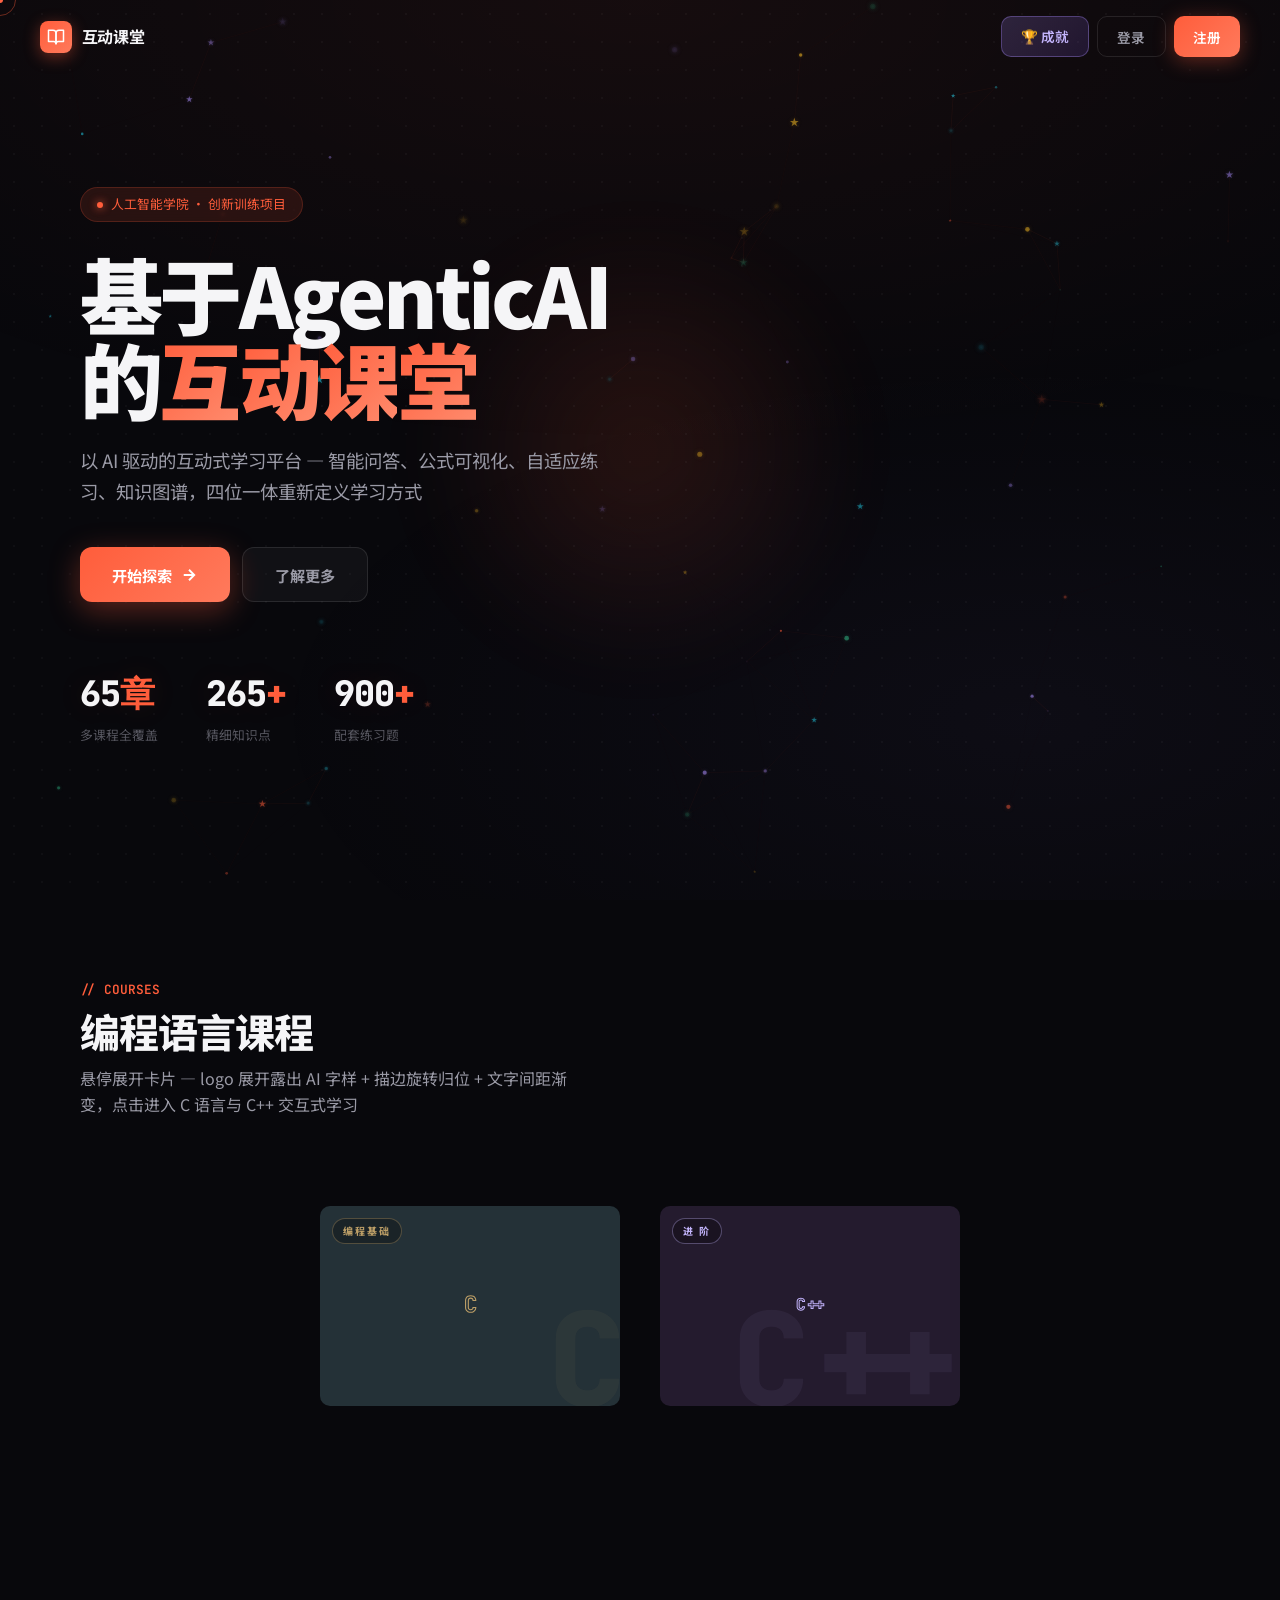
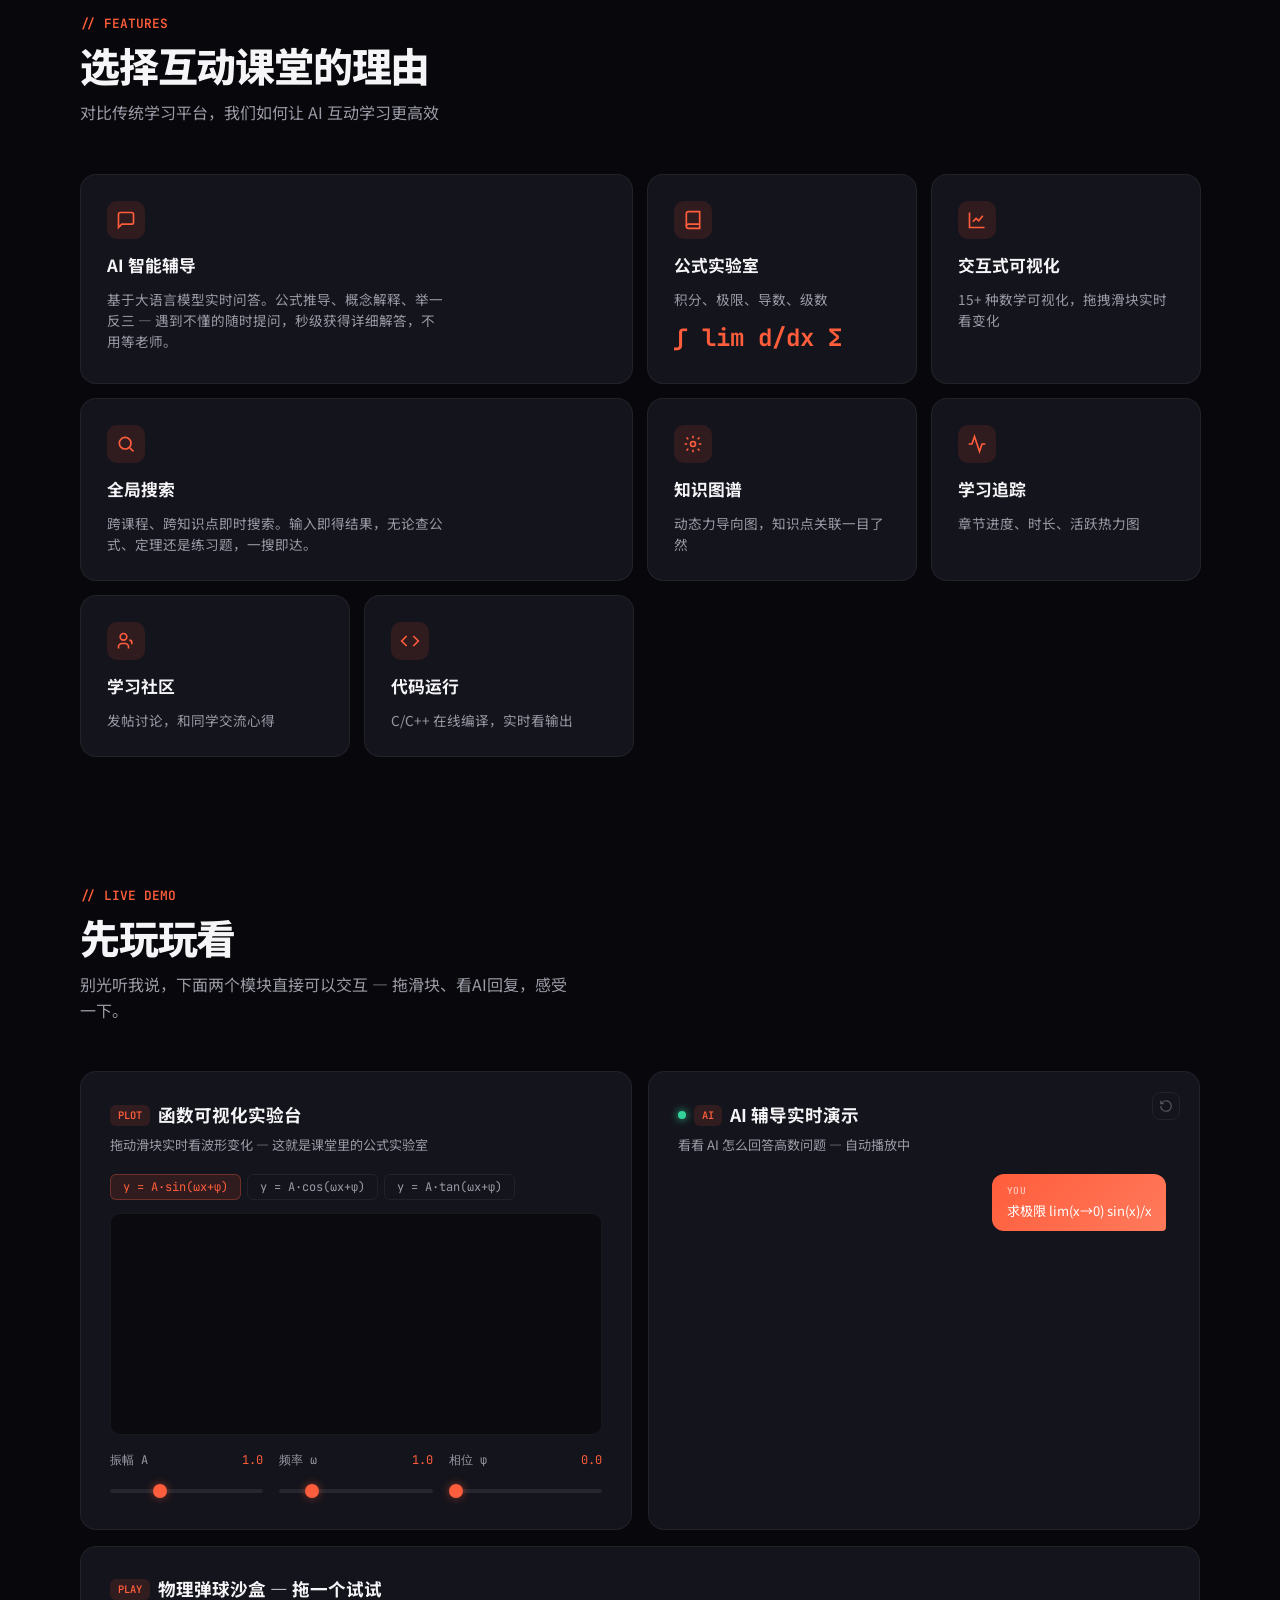
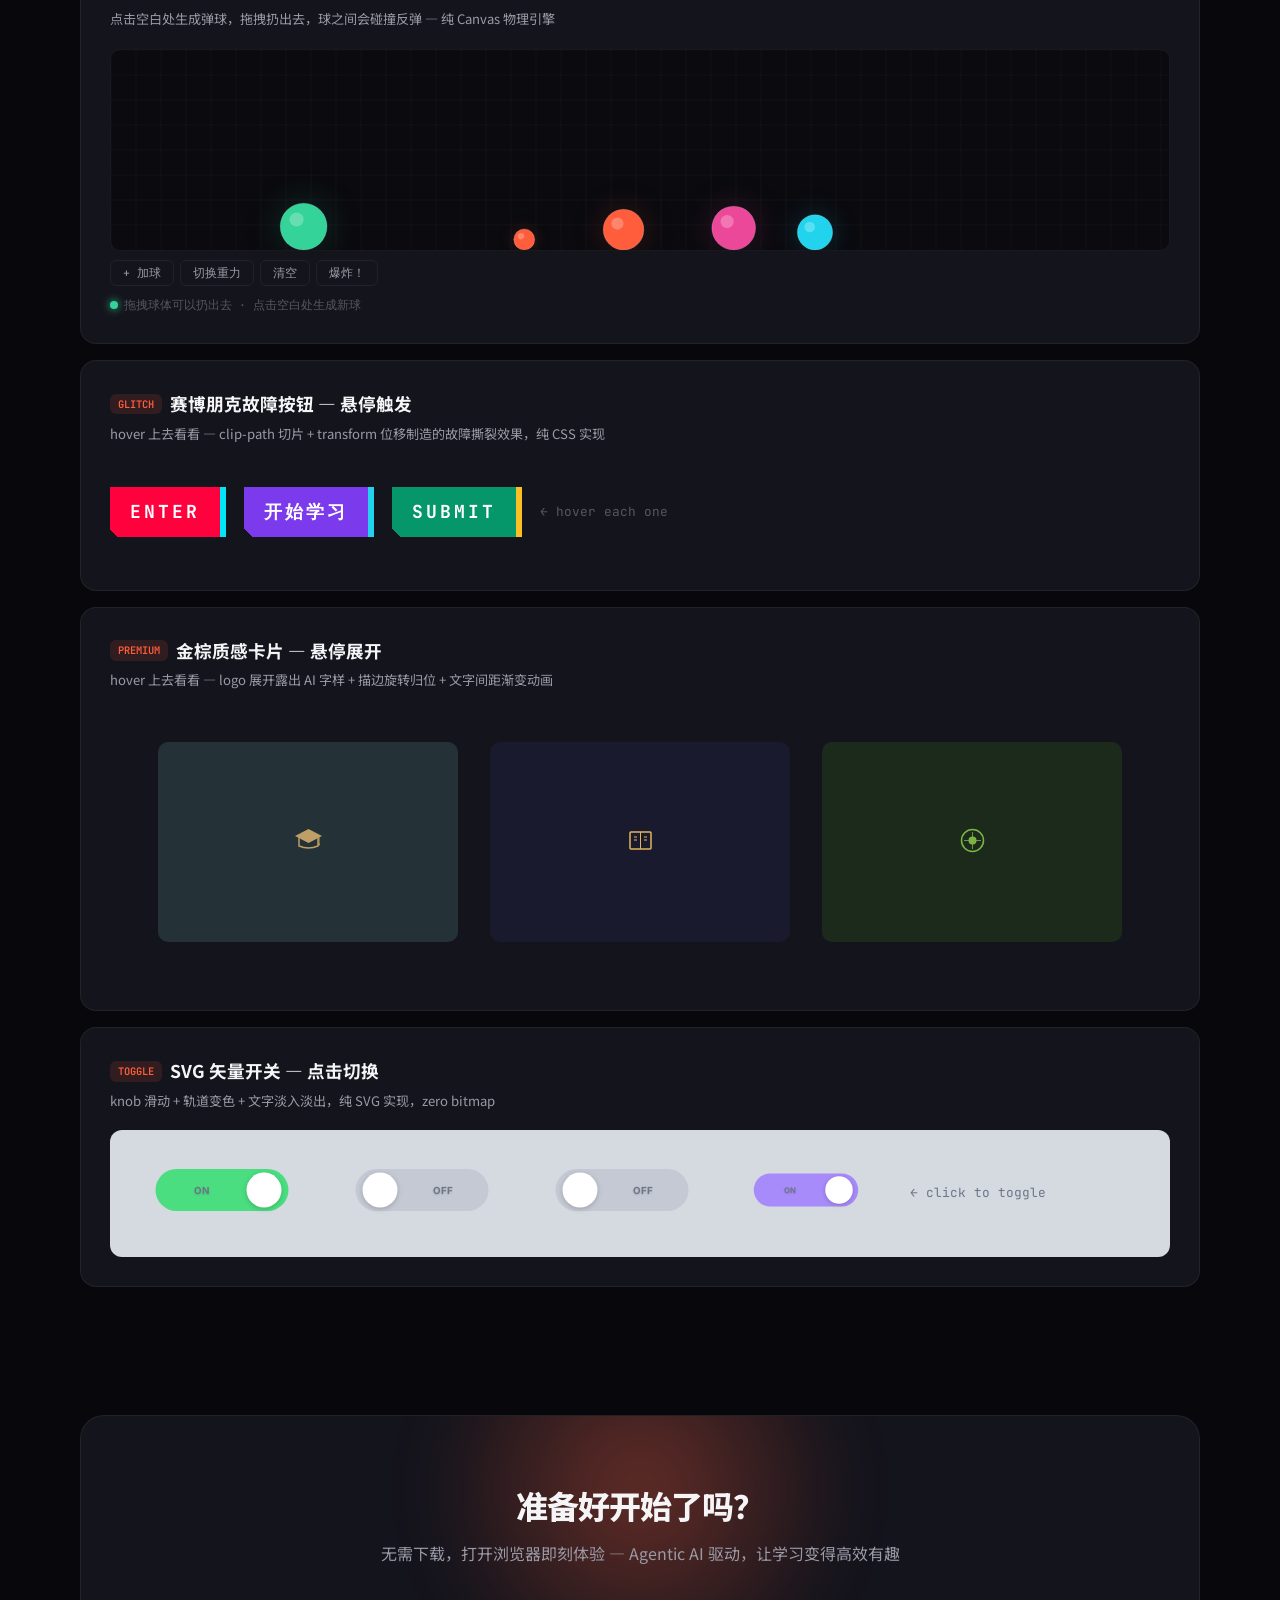
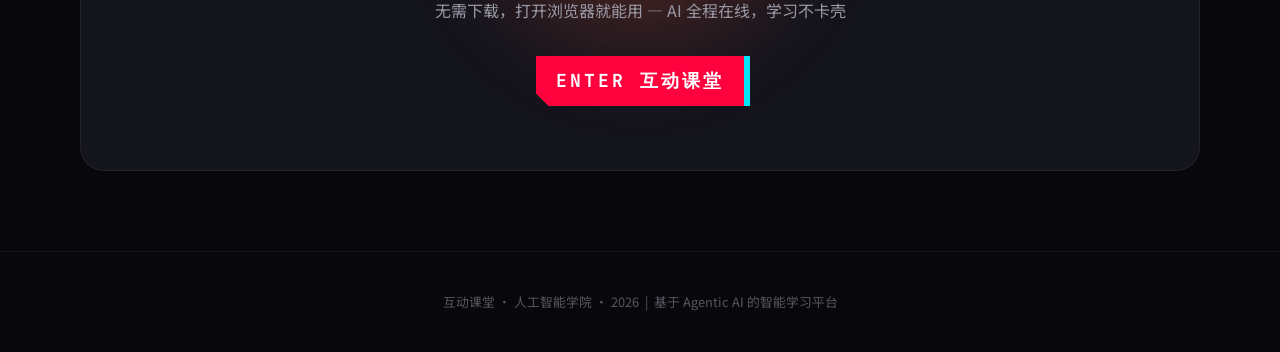
<file: index.html>
<!DOCTYPE html>
<html lang="zh-CN">
<head>
  <meta charset="UTF-8">
  <meta name="viewport" content="width=device-width, initial-scale=1.0">
  <title>互动课堂 · 重新定义学习方式</title>
  <link rel="preconnect" href="https://fonts.googleapis.com">
  <link rel="preconnect" href="https://fonts.gstatic.com" crossorigin>
  <link href="https://fonts.googleapis.com/css2?family=Inter:wght@400;500;600;700;800;900&family=Noto+Sans+SC:wght@400;500;600;700;800;900&family=JetBrains+Mono:wght@400;500;600&display=swap" rel="stylesheet">
  <style>
    *, *::before, *::after { margin: 0; padding: 0; box-sizing: border-box; }

    :root {
      --bg: #08080c;
      --surface: #0f0f15;
      --card: #14141c;
      --card-hover: #1a1a24;
      --accent: #ff5d3b;
      --accent-hover: #ed4a28;
      --accent-soft: rgba(255,93,59,0.12);
      --accent-glow: rgba(255,93,59,0.35);
      --text: #f5f5f7;
      --text-dim: #9a9aa6;
      --text-mute: #56565f;
      --border: rgba(255,255,255,0.06);
      --border-med: rgba(255,255,255,0.10);
      --green: #34d399;
      --amber: #fbbf24;
      --cyan: #22d3ee;
      --purple: #a78bfa;
      --mx: 50vw;
      --my: 50vh;
    }

    body {
      font-family: 'Noto Sans SC', 'Inter', -apple-system, sans-serif;
      background: var(--bg);
      color: var(--text);
      overflow-x: hidden;
      line-height: 1.6;
      -webkit-font-smoothing: antialiased;
      cursor: none;
    }

    /* ===== Custom Cursor ===== */
    .cursor-dot {
      position: fixed; width: 6px; height: 6px;
      background: var(--accent); border-radius: 50%;
      pointer-events: none; z-index: 9999;
      transform: translate(-50%,-50%);
      transition: width 0.2s, height 0.2s, background 0.2s;
      mix-blend-mode: screen;
    }
    .cursor-ring {
      position: fixed; width: 32px; height: 32px;
      border: 1.5px solid rgba(255,93,59,0.4); border-radius: 50%;
      pointer-events: none; z-index: 9998;
      transform: translate(-50%,-50%);
      transition: width 0.3s, height 0.3s, border-color 0.3s, opacity 0.3s;
    }
    .cursor-ring.hover { width: 48px; height: 48px; border-color: var(--accent); }
    .cursor-dot.hover { width: 10px; height: 10px; }

    /* ===== Mouse-follow glow ===== */
    .mouse-glow {
      position: fixed; width: 500px; height: 500px;
      background: radial-gradient(circle, var(--accent-glow), transparent 65%);
      left: var(--mx); top: var(--my);
      transform: translate(-50%,-50%);
      pointer-events: none; z-index: 0;
      opacity: 0.4; filter: blur(40px);
      transition: opacity 0.3s;
    }

    /* ===== Dot grid + noise ===== */
    .bg-pattern {
      position: fixed; inset: 0; z-index: 0; pointer-events: none;
      background-image:
        radial-gradient(circle, rgba(255,255,255,0.03) 1px, transparent 1px);
      background-size: 28px 28px;
    }
    .bg-pattern::after {
      content: ''; position: absolute; inset: 0;
      background:
        radial-gradient(ellipse 80% 50% at 50% 0%, rgba(255,93,59,0.06), transparent),
        radial-gradient(ellipse 60% 40% at 80% 80%, rgba(167,139,250,0.04), transparent);
    }

    /* ===== 3D Perspective Container ===== */
    .scene { perspective: 1200px; }

    /* ===== Nav ===== */
    .nav {
      position: fixed; top: 0; left: 0; right: 0; z-index: 100;
      padding: 1rem 2.5rem;
      display: flex; align-items: center; justify-content: space-between;
      transition: all 0.3s;
      border-bottom: 1px solid transparent;
    }
    .nav.scrolled {
      background: rgba(8,8,12,0.7);
      backdrop-filter: blur(20px) saturate(1.5);
      -webkit-backdrop-filter: blur(20px) saturate(1.5);
      border-bottom-color: var(--border);
    }
    .nav-brand {
      display: flex; align-items: center; gap: 0.6rem;
      font-size: 1rem; font-weight: 700; color: var(--text);
      letter-spacing: -0.02em;
    }
    .nav-brand-icon {
      width: 32px; height: 32px;
      background: linear-gradient(135deg, var(--accent), #ff7a5c);
      border-radius: 8px;
      display: flex; align-items: center; justify-content: center;
      color: white;
      box-shadow: 0 4px 16px rgba(255,93,59,0.4);
      transform: translateZ(0);
      transition: transform 0.3s;
    }
    .nav-brand:hover .nav-brand-icon { transform: rotate(-8deg) scale(1.05); }
    .nav-actions { display: flex; gap: 0.5rem; }
    .nav-btn {
      padding: 0.55rem 1.2rem; border-radius: 10px;
      font-size: 0.85rem; font-weight: 600; cursor: none;
      font-family: inherit; border: none; transition: all 0.25s;
    }
    .nav-btn.ghost {
      background: transparent; color: var(--text-dim);
      border: 1px solid var(--border-med);
    }
    .nav-btn.ghost:hover { border-color: var(--text-dim); color: var(--text); background: rgba(255,255,255,0.03); }
    .nav-btn.solid {
      background: linear-gradient(135deg, var(--accent), #ff7a5c);
      color: white;
      box-shadow: 0 4px 20px rgba(255,93,59,0.35);
    }
    .nav-btn.solid:hover { box-shadow: 0 6px 28px rgba(255,93,59,0.5); transform: translateY(-1px); }
    .nav-btn.ach-btn {
      background: linear-gradient(135deg, rgba(167,139,250,0.2), rgba(139,92,246,0.15));
      border: 1px solid rgba(167,139,250,0.35); color: #c4b5fd;
      text-decoration: none; display: inline-flex; align-items: center;
    }
    .nav-btn.ach-btn:hover {
      background: linear-gradient(135deg, rgba(167,139,250,0.35), rgba(139,92,246,0.25));
      border-color: rgba(167,139,250,0.6); color: #ddd6fe;
      box-shadow: 0 4px 20px rgba(167,139,250,0.3);
      transform: translateY(-1px);
    }

    /* ===== Hero ===== */
    .hero {
      position: relative; z-index: 1;
      min-height: 100vh;
      display: flex; flex-direction: column; justify-content: center;
      padding: 6rem 2.5rem 4rem;
      max-width: 1200px; margin: 0 auto;
      transform-style: preserve-3d;
    }
    .hero-layer { transform-style: preserve-3d; transition: transform 0.1s ease-out; }
    .hero-tag {
      display: inline-flex; align-items: center; gap: 0.5rem;
      padding: 0.4rem 1rem;
      background: var(--accent-soft); border: 1px solid rgba(255,93,59,0.2);
      border-radius: 100px; font-size: 0.8rem; color: var(--accent);
      margin-bottom: 1.8rem; width: fit-content;
      backdrop-filter: blur(10px);
    }
    .hero-tag-dot {
      width: 6px; height: 6px; background: var(--accent);
      border-radius: 50%;
      box-shadow: 0 0 8px var(--accent);
      animation: pulse 2s ease infinite;
    }
    @keyframes pulse { 0%,100% { opacity: 1; } 50% { opacity: 0.4; } }

    .hero h1 {
      font-size: clamp(2.8rem, 7vw, 5.2rem);
      font-weight: 900; line-height: 1.02;
      letter-spacing: -0.045em;
      margin-bottom: 1.5rem;
      max-width: 900px;
    }
    .hero h1 .em {
      background: linear-gradient(135deg, var(--accent), #ff8a6c);
      -webkit-background-clip: text; background-clip: text;
      -webkit-text-fill-color: transparent;
    }
    .hero p {
      font-size: 1.15rem; color: var(--text-dim);
      max-width: 540px; line-height: 1.7;
      margin-bottom: 2.5rem;
    }
    .hero-cta { display: flex; gap: 0.75rem; flex-wrap: wrap; }
    .btn-go {
      display: inline-flex; align-items: center; gap: 0.5rem;
      padding: 0.9rem 2rem; border-radius: 12px;
      font-size: 0.95rem; font-weight: 700; cursor: none;
      text-decoration: none; font-family: inherit; border: none;
      transition: all 0.25s; position: relative; overflow: hidden;
    }
    .btn-go.primary {
      background: linear-gradient(135deg, var(--accent), #ff7a5c);
      color: white;
      box-shadow: 0 8px 30px rgba(255,93,59,0.35);
    }
    .btn-go.primary:hover { box-shadow: 0 12px 40px rgba(255,93,59,0.5); transform: translateY(-2px); }
    .btn-go.primary::after {
      content: ''; position: absolute; inset: 0;
      background: linear-gradient(135deg, transparent, rgba(255,255,255,0.15), transparent);
      transform: translateX(-100%); transition: transform 0.5s;
    }
    .btn-go.primary:hover::after { transform: translateX(100%); }
    .btn-go.secondary {
      background: rgba(255,255,255,0.04); color: var(--text-dim);
      border: 1px solid var(--border-med);
      backdrop-filter: blur(10px);
    }
    .btn-go.secondary:hover { border-color: var(--text-dim); color: var(--text); background: rgba(255,255,255,0.08); }
    .btn-go .arrow { transition: transform 0.25s; }
    .btn-go.primary:hover .arrow { transform: translateX(4px); }

    .hero-stats {
      display: flex; gap: 3rem; margin-top: 4rem;
      flex-wrap: wrap;
    }
    .hero-stat { position: relative; }
    .hero-stat-num {
      font-size: 2.2rem; font-weight: 800;
      font-family: 'JetBrains Mono', monospace;
      color: var(--text); letter-spacing: -0.03em;
      text-shadow: 0 0 30px rgba(255,93,59,0.1);
    }
    .hero-stat-num .unit { color: var(--accent); }
    .hero-stat-label {
      font-size: 0.8rem; color: var(--text-mute);
      margin-top: 2px;
    }

    /* ===== 3D Floating shapes ===== */
    .float-shapes { position: absolute; inset: 0; pointer-events: none; z-index: 0; overflow: hidden; }
    .float-shape {
      position: absolute; border-radius: 20%;
      opacity: 0.06; filter: blur(2px);
    }
    .float-shape.s1 {
      width: 200px; height: 200px;
      background: var(--accent);
      top: 15%; right: 8%;
      animation: float1 12s ease infinite;
    }
    .float-shape.s2 {
      width: 140px; height: 140px;
      background: var(--purple);
      bottom: 20%; right: 25%;
      animation: float2 15s ease infinite;
    }
    .float-shape.s3 {
      width: 100px; height: 100px;
      background: var(--cyan);
      top: 40%; right: 15%;
      animation: float3 10s ease infinite;
    }
    @keyframes float1 { 0%,100% { transform: translate(0,0) rotate(0deg); } 50% { transform: translate(-20px,30px) rotate(180deg); } }
    @keyframes float2 { 0%,100% { transform: translate(0,0) rotate(0deg); } 50% { transform: translate(25px,-20px) rotate(-180deg); } }
    @keyframes float3 { 0%,100% { transform: translate(0,0) rotate(0deg); } 33% { transform: translate(-15px,-25px) rotate(120deg); } 66% { transform: translate(20px,15px) rotate(240deg); } }

    /* ===== Features ===== */
    .section {
      position: relative; z-index: 1;
      max-width: 1200px; margin: 0 auto;
      padding: 5rem 2.5rem;
    }
    .section-label {
      font-size: 0.8rem; font-weight: 600;
      color: var(--accent); margin-bottom: 0.5rem;
      font-family: 'JetBrains Mono', monospace;
    }
    .section-title {
      font-size: clamp(1.8rem, 4vw, 2.5rem);
      font-weight: 800; letter-spacing: -0.03em;
      margin-bottom: 0.75rem; line-height: 1.15;
    }
    .section-desc {
      color: var(--text-dim); font-size: 1rem;
      max-width: 500px; margin-bottom: 3rem;
    }

    .bento {
      display: grid;
      grid-template-columns: repeat(4, 1fr);
      grid-auto-rows: minmax(160px, auto);
      gap: 14px;
      perspective: 1000px;
    }
    .tile {
      background: var(--card); border: 1px solid var(--border);
      border-radius: 16px; padding: 1.6rem;
      display: flex; flex-direction: column; gap: 0.6rem;
      text-decoration: none; color: inherit;
      cursor: none; position: relative; overflow: hidden;
      transition: border-color 0.3s, box-shadow 0.3s;
      transform-style: preserve-3d;
      will-change: transform;
    }
    .tile::before {
      content: ''; position: absolute; inset: 0;
      background: radial-gradient(circle 200px at var(--tx,50%) var(--ty,50%), rgba(255,93,59,0.12), transparent 60%);
      opacity: 0; transition: opacity 0.3s; pointer-events: none;
    }
    .tile:hover::before { opacity: 1; }
    .tile:hover {
      border-color: rgba(255,93,59,0.3);
      box-shadow: 0 20px 60px rgba(0,0,0,0.4), 0 0 0 1px rgba(255,93,59,0.1);
    }
    .tile.wide { grid-column: span 2; }
    .tile.tall { grid-row: span 2; }
    .tile-icon {
      width: 38px; height: 38px; border-radius: 10px;
      display: flex; align-items: center; justify-content: center;
      margin-bottom: 0.25rem; color: var(--accent);
      background: var(--accent-soft);
      transform: translateZ(20px);
      transition: transform 0.3s;
    }
    .tile:hover .tile-icon { transform: translateZ(35px) scale(1.05); }
    .tile h3 { font-size: 1.05rem; font-weight: 700; transform: translateZ(15px); }
    .tile p { color: var(--text-dim); font-size: 0.85rem; line-height: 1.55; transform: translateZ(10px); }
    .tile.wide p { max-width: 340px; }
    .tile .tile-mono {
      font-family: 'JetBrains Mono', monospace;
      font-size: 1.5rem; font-weight: 700;
      color: var(--accent); margin-top: auto;
      transform: translateZ(25px);
    }

    /* ===== CTA ===== */
    .cta-wrap {
      max-width: 1200px; margin: 0 auto;
      padding: 3rem 2.5rem 5rem;
    }
    .cta-box {
      background: var(--card); border: 1px solid var(--border);
      border-radius: 24px; padding: 4rem 3rem;
      text-align: center; position: relative; overflow: hidden;
    }
    .cta-box::before {
      content: '';
      position: absolute; top: -50%; left: 50%;
      transform: translateX(-50%);
      width: 500px; height: 500px;
      background: radial-gradient(circle, var(--accent-glow), transparent 60%);
      pointer-events: none; filter: blur(30px);
    }
    .cta-box h2 {
      font-size: 2rem; font-weight: 800;
      margin-bottom: 0.6rem; letter-spacing: -0.03em;
      position: relative;
    }
    .cta-box p {
      color: var(--text-dim); margin-bottom: 2rem;
      position: relative;
    }
    .cta-box .btn-go { position: relative; }

    /* ===== Footer ===== */
    .footer {
      text-align: center; padding: 2.5rem 2rem;
      color: var(--text-mute); font-size: 0.8rem;
      border-top: 1px solid var(--border);
      position: relative; z-index: 1;
    }

    /* ===== Modal ===== */
    .modal-bg {
      position: fixed; inset: 0; background: rgba(0,0,0,0.7);
      backdrop-filter: blur(8px);
      z-index: 1000; display: flex; align-items: center;
      justify-content: center; opacity: 0; pointer-events: none;
      transition: opacity 0.25s;
    }
    .modal-bg.show { opacity: 1; pointer-events: auto; }
    .modal {
      background: var(--card); border: 1px solid var(--border-med);
      border-radius: 18px; padding: 2rem;
      width: 90%; max-width: 380px; position: relative;
      transform: translateY(20px) scale(0.95);
      transition: transform 0.25s;
      box-shadow: 0 30px 80px rgba(0,0,0,0.5);
    }
    .modal-bg.show .modal { transform: translateY(0) scale(1); }
    .modal-x {
      position: absolute; top: 0.75rem; right: 0.75rem;
      width: 28px; height: 28px; border-radius: 8px;
      border: none; background: transparent; color: var(--text-mute);
      cursor: none; display: flex; align-items: center; justify-content: center;
      transition: color 0.2s, background 0.2s;
    }
    .modal-x:hover { color: var(--text); background: rgba(255,255,255,0.06); }
    .modal h3 { font-size: 1.2rem; font-weight: 700; margin-bottom: 0.25rem; }
    .modal-sub { color: var(--text-mute); font-size: 0.85rem; margin-bottom: 1.5rem; }
    .field { margin-bottom: 0.85rem; }
    .field label { display: block; font-size: 0.8rem; font-weight: 600; margin-bottom: 0.3rem; color: var(--text-dim); }
    .field input {
      width: 100%; padding: 0.7rem 0.9rem;
      background: rgba(255,255,255,0.04); border: 1px solid var(--border);
      border-radius: 10px; color: var(--text); font-size: 0.9rem;
      font-family: inherit; outline: none; transition: border-color 0.2s, background 0.2s;
    }
    .field input:focus { border-color: var(--accent); background: rgba(255,255,255,0.06); }
    .modal-btn {
      width: 100%; padding: 0.8rem; background: linear-gradient(135deg, var(--accent), #ff7a5c);
      border: none; border-radius: 10px; color: white;
      font-weight: 700; font-size: 0.9rem; cursor: none;
      font-family: inherit; margin-top: 0.5rem; transition: box-shadow 0.2s;
      box-shadow: 0 4px 20px rgba(255,93,59,0.3);
    }
    .modal-btn:hover { box-shadow: 0 6px 28px rgba(255,93,59,0.5); }
    .modal-switch { text-align: center; margin-top: 1rem; font-size: 0.85rem; color: var(--text-mute); }
    .modal-switch a { color: var(--accent); cursor: none; text-decoration: none; font-weight: 600; }
    .modal-switch a:hover { text-decoration: underline; }

    /* ===== Reveal animation ===== */
    .reveal { opacity: 0; transform: translateY(30px); transition: opacity 0.6s, transform 0.6s; }
    .reveal.visible { opacity: 1; transform: translateY(0); }

    /* ===== Responsive ===== */
    @media (max-width: 1024px) {
      .bento { grid-template-columns: repeat(2, 1fr); }
      .tile.wide { grid-column: span 2; }
    }
    @media (max-width: 768px) {
      body { cursor: auto; }
      .cursor-dot, .cursor-ring { display: none; }
      .nav { padding: 1rem 1.5rem; }
      .hero { padding: 5rem 1.5rem 3rem; }
      .hero h1 { font-size: 2.4rem; }
      .hero p { font-size: 1rem; }
      .hero-stats { gap: 1.5rem; }
      .section { padding: 3rem 1.5rem; }
      .bento { grid-template-columns: 1fr; }
      .tile.wide { grid-column: span 1; }
      .cta-box { padding: 2.5rem 1.5rem; }
      .nav-btn { padding: 0.4rem 0.85rem; font-size: 0.8rem; cursor: pointer; }
      .btn-go, .modal-btn, .modal-x, .modal-switch a { cursor: pointer; }
    }

    /* ===== Scroll Progress Bar ===== */
    .scroll-progress {
      position: fixed; top: 0; left: 0; height: 3px; width: 0%;
      background: linear-gradient(90deg, var(--accent), var(--purple), var(--cyan));
      z-index: 9997; transition: width 0.1s;
      box-shadow: 0 0 10px rgba(255,93,59,0.5);
    }

    /* ===== Particle Canvas ===== */
    #particleCanvas {
      position: absolute; inset: 0; z-index: 0; pointer-events: none;
    }

    /* ===== Interactive Demo Section ===== */
    .demo-section {
      position: relative; z-index: 1;
      max-width: 1200px; margin: 0 auto;
      padding: 3rem 2.5rem 5rem;
    }
    .demo-grid {
      display: grid; grid-template-columns: 1fr 1fr;
      gap: 16px; perspective: 1000px;
    }
    .demo-card.full {
      grid-column: span 2;
    }
    .demo-card {
      background: var(--card); border: 1px solid var(--border);
      border-radius: 16px; padding: 1.8rem;
      position: relative; overflow: hidden;
      transition: border-color 0.3s, box-shadow 0.3s;
      transform-style: preserve-3d;
    }
    .demo-card:hover {
      border-color: rgba(255,93,59,0.25);
      box-shadow: 0 20px 60px rgba(0,0,0,0.3);
    }
    .demo-card h3 {
      font-size: 1.1rem; font-weight: 700; margin-bottom: 0.3rem;
      display: flex; align-items: center; gap: 0.5rem;
    }
    .demo-card .demo-desc {
      color: var(--text-dim); font-size: 0.82rem; margin-bottom: 1.2rem;
    }
    .demo-badge {
      font-size: 0.65rem; font-weight: 600; padding: 2px 8px;
      border-radius: 6px; background: var(--accent-soft);
      color: var(--accent); font-family: 'JetBrains Mono', monospace;
    }

    /* Function plotter */
    .plotter-canvas-wrap {
      position: relative; border-radius: 10px; overflow: hidden;
      background: #0a0a0f; border: 1px solid var(--border);
    }
    #plotterCanvas { display: block; width: 100%; height: 220px; }
    .plotter-controls {
      display: flex; gap: 1rem; margin-top: 1rem; flex-wrap: wrap;
    }
    .slider-group { flex: 1; min-width: 100px; }
    .slider-group label {
      display: flex; justify-content: space-between;
      font-size: 0.75rem; color: var(--text-dim); margin-bottom: 4px;
      font-family: 'JetBrains Mono', monospace;
    }
    .slider-group label .val { color: var(--accent); }
    .slider-group input[type=range] {
      width: 100%; -webkit-appearance: none; appearance: none;
      height: 4px; border-radius: 2px; background: rgba(255,255,255,0.08);
      outline: none; cursor: none;
    }
    .slider-group input[type=range]::-webkit-slider-thumb {
      -webkit-appearance: none; width: 14px; height: 14px;
      border-radius: 50%; background: var(--accent); cursor: none;
      box-shadow: 0 0 8px rgba(255,93,59,0.5);
    }
    .plotter-fn-tabs {
      display: flex; gap: 6px; margin-bottom: 0.8rem;
    }
    .fn-tab {
      padding: 4px 12px; border-radius: 6px; font-size: 0.75rem;
      font-family: 'JetBrains Mono', monospace; cursor: none;
      border: 1px solid var(--border); background: transparent;
      color: var(--text-dim); transition: all 0.2s;
    }
    .fn-tab.active { background: var(--accent-soft); color: var(--accent); border-color: rgba(255,93,59,0.3); }
    .fn-tab:hover { color: var(--text); }

    /* AI Chat demo */
    .chat-demo {
      height: 280px; overflow-y: auto; padding-right: 4px;
      display: flex; flex-direction: column; gap: 0.6rem;
    }
    .chat-demo::-webkit-scrollbar { width: 4px; }
    .chat-demo::-webkit-scrollbar-thumb { background: rgba(255,255,255,0.1); border-radius: 2px; }
    .chat-msg {
      max-width: 85%; padding: 0.6rem 0.9rem; border-radius: 12px;
      font-size: 0.82rem; line-height: 1.5; position: relative;
      animation: chatFadeIn 0.3s ease;
    }
    @keyframes chatFadeIn { from { opacity: 0; transform: translateY(8px); } to { opacity: 1; transform: translateY(0); } }
    .chat-msg.user {
      align-self: flex-end; background: linear-gradient(135deg, var(--accent), #ff7a5c);
      color: white; border-bottom-right-radius: 4px;
    }
    .chat-msg.ai {
      align-self: flex-start; background: rgba(255,255,255,0.04);
      border: 1px solid var(--border); color: var(--text);
      border-bottom-left-radius: 4px;
    }
    .chat-msg.ai .typing-cursor {
      display: inline-block; width: 7px; height: 1em; vertical-align: text-bottom;
      background: var(--accent); margin-left: 2px;
      animation: blink 0.8s steps(2) infinite;
    }
    @keyframes blink { 0%,100% { opacity: 1; } 50% { opacity: 0; } }
    .chat-msg .chat-label {
      font-size: 0.6rem; font-weight: 600; text-transform: uppercase;
      letter-spacing: 0.05em; margin-bottom: 3px; opacity: 0.6;
      font-family: 'JetBrains Mono', monospace;
    }
    .chat-restart {
      position: absolute; top: 1.2rem; right: 1.2rem;
      width: 28px; height: 28px; border-radius: 8px;
      border: 1px solid var(--border); background: transparent;
      color: var(--text-mute); cursor: none;
      display: flex; align-items: center; justify-content: center;
      transition: all 0.2s;
    }
    .chat-restart:hover { color: var(--accent); border-color: rgba(255,93,59,0.3); }

    /* Physics sandbox */
    .physics-wrap {
      position: relative; border-radius: 10px; overflow: hidden;
      background: #0a0a0f; border: 1px solid var(--border);
    }
    #physicsCanvas { display: block; width: 100%; height: 200px; cursor: none; }
    .physics-hint {
      font-size: 0.72rem; color: var(--text-mute); margin-top: 0.6rem;
      font-family: 'JetBrains Mono', monospace;
      display: flex; align-items: center; gap: 0.4rem;
    }
    .physics-btns { display: flex; gap: 6px; margin-top: 0.6rem; }
    .physics-btn {
      padding: 4px 12px; border-radius: 6px; font-size: 0.72rem;
      font-family: 'JetBrains Mono', monospace; cursor: none;
      border: 1px solid var(--border); background: transparent;
      color: var(--text-dim); transition: all 0.2s;
    }
    .physics-btn:hover { color: var(--accent); border-color: rgba(255,93,59,0.3); }

    /* ===== Live badge ===== */
    .live-dot {
      width: 8px; height: 8px; border-radius: 50%; background: var(--green);
      display: inline-block; box-shadow: 0 0 8px var(--green);
      animation: pulse 2s ease infinite;
    }

    @media (max-width: 768px) {
      .demo-grid { grid-template-columns: 1fr; }
      .fn-tab, .slider-group input[type=range], .chat-restart { cursor: pointer; }
    }

    /* ===== Glitch Button ===== */
    .btn-glitch {
      padding: 16px 20px;
      font-size: 18px;
      background: linear-gradient(45deg, transparent 5%, #ff013c 5%);
      border: 0;
      color: #fff;
      letter-spacing: 3px;
      line-height: 1;
      box-shadow: 6px 0px 0px #00e6f6;
      outline: transparent;
      position: relative;
      cursor: none;
      font-family: 'JetBrains Mono', monospace;
      font-weight: 700;
      text-decoration: none;
      display: inline-flex;
      align-items: center;
      justify-content: center;
      transition: box-shadow 0.2s;
    }
    .btn-glitch:hover { box-shadow: 6px 0px 20px rgba(0,230,246,0.4); }
    .btn-glitch::after {
      --slice-0: inset(50% 50% 50% 50%);
      --slice-1: inset(80% -6px 0 0);
      --slice-2: inset(50% -6px 30% 0);
      --slice-3: inset(10% -6px 85% 0);
      --slice-4: inset(40% -6px 43% 0);
      --slice-5: inset(80% -6px 5% 0);
      content: attr(data-text);
      display: block;
      position: absolute;
      top: 0; left: 0; right: 0; bottom: 0;
      background: linear-gradient(45deg, transparent 3%, #00e6f6 3%, #00e6f6 5%, #ff013c 5%);
      text-shadow: -3px -3px 0px #f8f005, 3px 3px 0px #00e6f6;
      clip-path: var(--slice-0);
      pointer-events: none;
    }
    .btn-glitch:hover::after {
      animation: 1s glitch;
      animation-timing-function: steps(2, end);
    }
    @keyframes glitch {
      0% { clip-path: var(--slice-1); transform: translate(-20px, -10px); }
      10% { clip-path: var(--slice-3); transform: translate(10px, 10px); }
      20% { clip-path: var(--slice-1); transform: translate(-10px, 10px); }
      30% { clip-path: var(--slice-3); transform: translate(0px, 5px); }
      40% { clip-path: var(--slice-2); transform: translate(-5px, 0px); }
      50% { clip-path: var(--slice-3); transform: translate(5px, 0px); }
      60% { clip-path: var(--slice-4); transform: translate(5px, 10px); }
      70% { clip-path: var(--slice-2); transform: translate(-10px, 10px); }
      80% { clip-path: var(--slice-5); transform: translate(20px, -10px); }
      90% { clip-path: var(--slice-1); transform: translate(-10px, 0px); }
      100% { clip-path: var(--slice-1); transform: translate(0); }
    }

    @media (max-width: 768px) {
      .btn-glitch { cursor: pointer; }
      .premium-card { cursor: pointer; }
      .svg-switch-container, .svg-switch-container label { cursor: pointer; }
    }

    /* ===== SVG Toggle Switch ===== */
    .noselect {
      -webkit-touch-callout: none;
      -webkit-user-select: none;
      -khtml-user-select: none;
      -moz-user-select: none;
      -ms-user-select: none;
      user-select: none;
    }
    .svg-switch-container {
      width: 10em;
      display: inline-block;
      --switch-on-color: #4ade80;
      cursor: none;
    }
    .svg-switch-container input[type=checkbox] { display: none; }
    .svg-switch-container label {
      cursor: none;
      display: block;
    }
    .svg-switch-container .switch-track {
      fill: #c4c9d4;
      transition: fill 0.4s ease;
    }
    .svg-switch-container .switch-knob {
      fill: #fff;
      filter: drop-shadow(0 2px 4px rgba(0,0,0,0.2));
      transition: transform 0.4s cubic-bezier(0.4, 0, 0.2, 1);
    }
    .svg-switch-container .text-label {
      font-family: 'Inter', sans-serif;
      font-weight: 700;
      fill: #6D7788;
      text-shadow: 0 1px 2px rgba(0,0,0,0.15);
      pointer-events: none;
    }
    .svg-switch-container .switch-on-text { opacity: 0; transition: opacity 0.3s ease 0.1s; }
    .svg-switch-container .switch-off-text { opacity: 1; transition: opacity 0.3s ease; }
    .svg-switch-container input[type=checkbox]:checked + label .switch-track {
      fill: var(--switch-on-color);
    }
    .svg-switch-container input[type=checkbox]:checked + label .switch-knob {
      transform: translateX(120px);
    }
    .svg-switch-container input[type=checkbox]:checked + label .switch-on-text { opacity: 1; }
    .svg-switch-container input[type=checkbox]:checked + label .switch-off-text { opacity: 0; }

    /* ===== Premium Card (金棕质感) ===== */
    .premium-card {
      width: 300px; height: 200px;
      background: #243137;
      position: relative;
      display: grid;
      place-content: center;
      border-radius: 10px;
      overflow: hidden;
      transition: all 0.5s ease-in-out;
      cursor: none;
    }
    .premium-card .pc-border {
      position: absolute; inset: 0;
      border: 2px solid #bd9f67;
      opacity: 0;
      transform: rotate(10deg);
      transition: all 0.5s ease-in-out;
      pointer-events: none;
    }
    .premium-card .pc-bottom-text {
      position: absolute;
      left: 50%; bottom: 13px;
      transform: translateX(-50%);
      font-size: 6px;
      text-transform: uppercase;
      padding: 0 5px 0 8px;
      color: #bd9f67;
      background: #243137;
      opacity: 0;
      letter-spacing: 7px;
      transition: all 0.5s ease-in-out;
      white-space: nowrap;
      pointer-events: none;
    }
    .premium-card .pc-content { transition: all 0.5s ease-in-out; }
    .premium-card .pc-content .pc-logo {
      height: 35px;
      position: relative;
      width: 33px;
      overflow: hidden;
      transition: all 1s ease-in-out;
    }
    .premium-card .pc-content .pc-logo .pc-logo1 {
      height: 33px;
      position: absolute;
      left: 0;
    }
    .premium-card .pc-content .pc-logo .pc-logo2 {
      height: 33px;
      position: absolute;
      left: 33px;
    }
    .premium-card .pc-content .pc-logo .pc-trail {
      position: absolute;
      right: 0; top: 0;
      height: 100%; width: 100%;
      opacity: 0;
      pointer-events: none;
    }
    .premium-card .pc-content .pc-logo-bottom-text {
      position: absolute;
      left: 50%; top: 50%;
      transform: translate(-50%, -50%);
      margin-top: 30px;
      color: #bd9f67;
      padding-left: 8px;
      font-size: 11px;
      opacity: 0;
      letter-spacing: 0;
      transition: all 0.5s ease-in-out 0.5s;
      white-space: nowrap;
      pointer-events: none;
    }
    .premium-card:hover {
      border-radius: 0;
      transform: scale(1.1);
    }
    .premium-card:hover .pc-logo {
      width: 134px;
      animation: pc-opacity 1s ease-in-out;
    }
    .premium-card:hover .pc-border {
      inset: 15px;
      opacity: 1;
      transform: rotate(0);
    }
    .premium-card:hover .pc-bottom-text {
      letter-spacing: 3px;
      opacity: 1;
    }
    .premium-card:hover .pc-logo-bottom-text {
      opacity: 1;
      letter-spacing: 9.5px;
    }
    .premium-card:hover .pc-trail {
      animation: pc-trail 1s ease-in-out;
    }
    @keyframes pc-opacity {
      0% { border-right: 1px solid transparent; }
      10% { border-right: 1px solid #bd9f67; }
      80% { border-right: 1px solid #bd9f67; }
      100% { border-right: 1px solid transparent; }
    }
    @keyframes pc-trail {
      0% { background: linear-gradient(90deg, rgba(189,159,103,0) 90%, rgb(189,159,103) 100%); opacity: 0; }
      30% { background: linear-gradient(90deg, rgba(189,159,103,0) 70%, rgb(189,159,103) 100%); opacity: 1; }
      70% { background: linear-gradient(90deg, rgba(189,159,103,0) 70%, rgb(189,159,103) 100%); opacity: 1; }
      95% { background: linear-gradient(90deg, rgba(189,159,103,0) 90%, rgb(189,159,103) 100%); opacity: 0; }
    }
    .premium-course-card-index .pc-badge {
      position: absolute;
      top: 12px; left: 12px;
      font-size: 10px; font-weight: 700;
      letter-spacing: 2px;
      padding: 4px 10px;
      border-radius: 100px;
      background: rgba(0,0,0,0.28);
      border: 1px solid;
      z-index: 3;
      pointer-events: none;
    }
    .premium-course-card-index .pc-watermark {
      position: absolute;
      right: -6px; bottom: -18px;
      font-family: 'JetBrains Mono', monospace;
      font-size: 130px;
      font-weight: 900;
      line-height: 1;
      opacity: 0.06;
      pointer-events: none;
      user-select: none;
      z-index: 0;
      transition: all 0.5s ease;
    }
    .premium-course-card-index:hover .pc-watermark {
      opacity: 0.12;
      transform: scale(1.04) translateY(-4px);
    }

    @media (prefers-reduced-motion: reduce) {
      *, *::before, *::after {
        animation-duration: 0.01ms !important;
        transition-duration: 0.01ms !important;
      }
    }
  </style>
</head>
<body>

  <!-- Scroll progress -->
  <div class="scroll-progress" id="scrollProgress"></div>

  <!-- Custom cursor -->
  <div class="cursor-dot" id="cursorDot"></div>
  <div class="cursor-ring" id="cursorRing"></div>

  <!-- Background layers -->
  <div class="mouse-glow" id="mouseGlow"></div>
  <div class="bg-pattern"></div>

  <!-- Nav -->
  <nav class="nav" id="nav">
    <div class="nav-brand">
      <div class="nav-brand-icon">
        <svg width="18" height="18" viewBox="0 0 24 24" fill="none">
          <path d="M2 3h6a4 4 0 0 1 4 4v14a3 3 0 0 0-3-3H2z" stroke="currentColor" stroke-width="2" stroke-linejoin="round"/>
          <path d="M22 3h-6a4 4 0 0 0-4 4v14a3 3 0 0 1 3-3h7z" stroke="currentColor" stroke-width="2" stroke-linejoin="round"/>
        </svg>
      </div>
      互动课堂
    </div>
    <div class="nav-actions">
      <a href="achievements.html" class="nav-btn ach-btn">🏆 成就</a>
      <button class="nav-btn ghost" onclick="openAuth('login')">登录</button>
      <button class="nav-btn solid" onclick="openAuth('register')">注册</button>
    </div>
  </nav>

  <!-- Hero -->
  <section class="hero scene" id="hero">
    <div class="float-shapes">
      <canvas id="particleCanvas"></canvas>
    </div>

    <div class="hero-layer" data-depth="20">
      <div class="hero-tag">
        <span class="hero-tag-dot"></span>
        人工智能学院 · 创新训练项目
      </div>
      <h1>
        基于 Agentic AI<br>
        的<span class="em">互动课堂</span>
      </h1>
      <p>
        以 AI 驱动的互动式学习平台 — 智能问答、公式可视化、自适应练习、知识图谱，四位一体重新定义学习方式
      </p>
      <div class="hero-cta">
        <a href="app.html" class="btn-go primary magnetic">
          开始探索
          <svg class="arrow" width="18" height="18" viewBox="0 0 24 24" fill="none" stroke="currentColor" stroke-width="2.5">
            <path d="M5 12h14M12 5l7 7-7 7"/>
          </svg>
        </a>
        <a href="#features" class="btn-go secondary magnetic">
          了解更多
        </a>
      </div>
    </div>

    <div class="hero-layer" data-depth="40">
      <div class="hero-stats">
        <div class="hero-stat">
          <div class="hero-stat-num" data-count="65">0<span class="unit">章</span></div>
          <div class="hero-stat-label">多课程全覆盖</div>
        </div>
        <div class="hero-stat">
          <div class="hero-stat-num" data-count="265">0<span class="unit">+</span></div>
          <div class="hero-stat-label">精细知识点</div>
        </div>
        <div class="hero-stat">
          <div class="hero-stat-num" data-count="900">0<span class="unit">+</span></div>
          <div class="hero-stat-label">配套练习题</div>
        </div>
      </div>
    </div>
  </section>

  <!-- C/C++ 课程入口 -->
  <section class="section" id="courses">
    <div class="reveal">
      <div class="section-label">// COURSES</div>
      <h2 class="section-title">编程语言课程</h2>
      <p class="section-desc">悬停展开卡片 — logo 展开露出 AI 字样 + 描边旋转归位 + 文字间距渐变，点击进入 C 语言与 C++ 交互式学习</p>
    </div>
    <div class="reveal" style="display:flex;gap:2.5rem;flex-wrap:wrap;justify-content:center;padding:2.5rem 0 3rem;">
      <!-- C 语言 -->
      <a href="app.html?course=clang" class="premium-card premium-course-card-index" style="background:#243137;text-decoration:none;--pc-accent:#bd9f67;">
        <div class="pc-border" style="border-color:#bd9f67;"></div>
        <span class="pc-badge" style="color:#bd9f67;border-color:rgba(189,159,103,0.35);">编程基础</span>
        <div class="pc-watermark" style="color:#bd9f67;">C</div>
        <div class="pc-content">
          <div class="pc-logo">
            <svg class="pc-logo1" viewBox="0 0 33 33" width="33" height="33">
              <text x="50%" y="50%" dominant-baseline="central" text-anchor="middle" font-size="22" font-family="JetBrains Mono, monospace" font-weight="bold" fill="none" stroke="#bd9f67" stroke-width="1.1">C</text>
            </svg>
            <svg class="pc-logo2" viewBox="0 0 33 33" width="33" height="33">
              <text x="2" y="25" font-size="20" font-family="JetBrains Mono, monospace" font-weight="bold" fill="none" stroke="#bd9f67" stroke-width="0.8">AI</text>
            </svg>
            <div class="pc-trail"></div>
          </div>
          <div class="pc-logo-bottom-text" style="color:#bd9f67;">C 语言</div>
        </div>
        <div class="pc-bottom-text" style="color:#bd9f67;background:#243137;">C LANGUAGE · 在线编译</div>
      </a>
      <!-- C++ -->
      <a href="app.html?course=cpp" class="premium-card premium-course-card-index" style="background:#241b2e;text-decoration:none;--pc-accent:#c4b5fd;">
        <div class="pc-border" style="border-color:#c4b5fd;"></div>
        <span class="pc-badge" style="color:#c4b5fd;border-color:rgba(196,181,253,0.35);">进 阶</span>
        <div class="pc-watermark" style="color:#c4b5fd;">C++</div>
        <div class="pc-content">
          <div class="pc-logo">
            <svg class="pc-logo1" viewBox="0 0 33 33" width="33" height="33">
              <text x="50%" y="50%" dominant-baseline="central" text-anchor="middle" font-size="16" font-family="JetBrains Mono, monospace" font-weight="bold" fill="none" stroke="#c4b5fd" stroke-width="1">C++</text>
            </svg>
            <svg class="pc-logo2" viewBox="0 0 33 33" width="33" height="33">
              <text x="2" y="25" font-size="20" font-family="JetBrains Mono, monospace" font-weight="bold" fill="none" stroke="#c4b5fd" stroke-width="0.8">AI</text>
            </svg>
            <div class="pc-trail"></div>
          </div>
          <div class="pc-logo-bottom-text" style="color:#c4b5fd;">C++</div>
        </div>
        <div class="pc-bottom-text" style="color:#c4b5fd;background:#241b2e;">C++ PROGRAMMING · OOP</div>
      </a>
    </div>
  </section>

  <!-- Features -->
  <section class="section" id="features">
    <div class="reveal">
      <div class="section-label">// FEATURES</div>
      <h2 class="section-title">选择互动课堂的理由</h2>
      <p class="section-desc">对比传统学习平台，我们如何让 AI 互动学习更高效</p>
    </div>

    <div class="bento reveal">
      <a href="app.html" class="tile wide tilt-card">
        <div class="tile-icon">
          <svg width="20" height="20" viewBox="0 0 24 24" fill="none" stroke="currentColor" stroke-width="2"><path d="M21 15a2 2 0 0 1-2 2H7l-4 4V5a2 2 0 0 1 2-2h14a2 2 0 0 1 2 2z"/></svg>
        </div>
        <h3>AI 智能辅导</h3>
        <p>基于大语言模型实时问答。公式推导、概念解释、举一反三 — 遇到不懂的随时提问，秒级获得详细解答，不用等老师。</p>
      </a>

      <a href="app.html" class="tile tilt-card">
        <div class="tile-icon">
          <svg width="20" height="20" viewBox="0 0 24 24" fill="none" stroke="currentColor" stroke-width="2"><path d="M4 19.5A2.5 2.5 0 0 1 6.5 17H20"/><path d="M6.5 2H20v20H6.5A2.5 2.5 0 0 1 4 19.5v-15A2.5 2.5 0 0 1 6.5 2z"/></svg>
        </div>
        <h3>公式实验室</h3>
        <p>积分、极限、导数、级数</p>
        <div class="tile-mono">∫ lim d/dx Σ</div>
      </a>

      <a href="app.html" class="tile tilt-card">
        <div class="tile-icon">
          <svg width="20" height="20" viewBox="0 0 24 24" fill="none" stroke="currentColor" stroke-width="2"><path d="M3 3v18h18"/><path d="M7 14l4-4 3 3 5-6"/></svg>
        </div>
        <h3>交互式可视化</h3>
        <p>15+ 种数学可视化，拖拽滑块实时看变化</p>
      </a>

      <a href="app.html" class="tile wide tilt-card">
        <div class="tile-icon">
          <svg width="20" height="20" viewBox="0 0 24 24" fill="none" stroke="currentColor" stroke-width="2"><circle cx="11" cy="11" r="7"/><path d="m21 21-4.35-4.35"/></svg>
        </div>
        <h3>全局搜索</h3>
        <p>跨课程、跨知识点即时搜索。输入即得结果，无论查公式、定理还是练习题，一搜即达。</p>
      </a>

      <a href="app.html" class="tile tilt-card">
        <div class="tile-icon">
          <svg width="20" height="20" viewBox="0 0 24 24" fill="none" stroke="currentColor" stroke-width="2"><circle cx="12" cy="12" r="3"/><path d="M12 2v3M12 19v3M4.22 4.22l2.12 2.12M17.66 17.66l2.12 2.12M2 12h3M19 12h3M4.22 19.78l2.12-2.12M17.66 6.34l2.12-2.12"/></svg>
        </div>
        <h3>知识图谱</h3>
        <p>动态力导向图，知识点关联一目了然</p>
      </a>

      <a href="app.html" class="tile tilt-card">
        <div class="tile-icon">
          <svg width="20" height="20" viewBox="0 0 24 24" fill="none" stroke="currentColor" stroke-width="2"><path d="M22 12h-4l-3 9L9 3l-3 9H2"/></svg>
        </div>
        <h3>学习追踪</h3>
        <p>章节进度、时长、活跃热力图</p>
      </a>

      <a href="app.html" class="tile tilt-card">
        <div class="tile-icon">
          <svg width="20" height="20" viewBox="0 0 24 24" fill="none" stroke="currentColor" stroke-width="2"><circle cx="9" cy="7" r="4"/><path d="M3 21v-2a4 4 0 0 1 4-4h4a4 4 0 0 1 4 4v2"/><path d="M16 11c1.657 0 3 1.343 3 3v2"/></svg>
        </div>
        <h3>学习社区</h3>
        <p>发帖讨论，和同学交流心得</p>
      </a>

      <a href="app.html" class="tile tilt-card">
        <div class="tile-icon">
          <svg width="20" height="20" viewBox="0 0 24 24" fill="none" stroke="currentColor" stroke-width="2"><polyline points="16 18 22 12 16 6"/><polyline points="8 6 2 12 8 18"/></svg>
        </div>
        <h3>代码运行</h3>
        <p>C/C++ 在线编译，实时看输出</p>
      </a>
    </div>
  </section>

  <!-- Interactive Demo -->
  <section class="demo-section reveal" id="demo">
    <div class="reveal">
      <div class="section-label">// LIVE DEMO</div>
      <h2 class="section-title">先玩玩看</h2>
      <p class="section-desc">别光听我说，下面两个模块直接可以交互 — 拖滑块、看AI回复，感受一下。</p>
    </div>

    <div class="demo-grid">
      <!-- Function Plotter -->
      <div class="demo-card">
        <h3>
          <span class="demo-badge">PLOT</span>
          函数可视化实验台
        </h3>
        <p class="demo-desc">拖动滑块实时看波形变化 — 这就是课堂里的公式实验室</p>

        <div class="plotter-fn-tabs">
          <button class="fn-tab active" data-fn="sin" onclick="switchFn('sin')">y = A·sin(ωx+φ)</button>
          <button class="fn-tab" data-fn="cos" onclick="switchFn('cos')">y = A·cos(ωx+φ)</button>
          <button class="fn-tab" data-fn="tan" onclick="switchFn('tan')">y = A·tan(ωx+φ)</button>
        </div>

        <div class="plotter-canvas-wrap">
          <canvas id="plotterCanvas"></canvas>
        </div>

        <div class="plotter-controls">
          <div class="slider-group">
            <label>振幅 A <span class="val" id="ampVal">1.0</span></label>
            <input type="range" id="ampSlider" min="0.1" max="3" step="0.1" value="1">
          </div>
          <div class="slider-group">
            <label>频率 ω <span class="val" id="freqVal">1.0</span></label>
            <input type="range" id="freqSlider" min="0.1" max="5" step="0.1" value="1">
          </div>
          <div class="slider-group">
            <label>相位 φ <span class="val" id="phaseVal">0.0</span></label>
            <input type="range" id="phaseSlider" min="0" max="6.28" step="0.1" value="0">
          </div>
        </div>
      </div>

      <!-- AI Chat Demo -->
      <div class="demo-card" style="position:relative">
        <h3>
          <span class="live-dot"></span>
          <span class="demo-badge">AI</span>
          AI 辅导实时演示
        </h3>
        <p class="demo-desc">看看 AI 怎么回答高数问题 — 自动播放中</p>
        <button class="chat-restart" onclick="restartChat()" title="重新播放">
          <svg width="14" height="14" viewBox="0 0 24 24" fill="none" stroke="currentColor" stroke-width="2"><path d="M3 12a9 9 0 1 0 3-6.7L3 8"/><path d="M3 3v5h5"/></svg>
        </button>
        <div class="chat-demo" id="chatDemo"></div>
      </div>

      <!-- Physics Sandbox -->
      <div class="demo-card full">
        <h3>
          <span class="demo-badge">PLAY</span>
          物理弹球沙盒 — 拖一个试试
        </h3>
        <p class="demo-desc">点击空白处生成弹球，拖拽扔出去，球之间会碰撞反弹 — 纯 Canvas 物理引擎</p>
        <div class="physics-wrap">
          <canvas id="physicsCanvas"></canvas>
        </div>
        <div class="physics-btns">
          <button class="physics-btn" onclick="addBall()">+ 加球</button>
          <button class="physics-btn" onclick="toggleGravity()">切换重力</button>
          <button class="physics-btn" onclick="clearBalls()">清空</button>
          <button class="physics-btn" onclick="explodeBalls()">爆炸！</button>
        </div>
        <div class="physics-hint">
          <span class="live-dot"></span>
          拖拽球体可以扔出去 · 点击空白处生成新球
        </div>
      </div>

      <!-- Glitch Button Showcase -->
      <div class="demo-card full">
        <h3>
          <span class="demo-badge">GLITCH</span>
          赛博朋克故障按钮 — 悬停触发
        </h3>
        <p class="demo-desc">hover 上去看看 — clip-path 切片 + transform 位移制造的故障撕裂效果，纯 CSS 实现</p>
        <div class="glitch-showcase" style="display:flex;gap:1.5rem;flex-wrap:wrap;align-items:center;padding:1.5rem 0;">
          <a href="app.html" class="btn-glitch" data-text="ENTER">ENTER</a>
          <a href="app.html" class="btn-glitch" data-text="开始学习" style="background:linear-gradient(45deg,transparent 5%,#7c3aed 5%);box-shadow:6px 0px 0px #22d3ee;">开始学习</a>
          <a href="app.html" class="btn-glitch" data-text="SUBMIT" style="background:linear-gradient(45deg,transparent 5%,#059669 5%);box-shadow:6px 0px 0px #fbbf24;">SUBMIT</a>
          <span style="color:var(--text-mute);font-size:0.8rem;font-family:'JetBrains Mono',monospace;">← hover each one</span>
        </div>
      </div>

      <!-- Premium Card Showcase -->
      <div class="demo-card full">
        <h3>
          <span class="demo-badge">PREMIUM</span>
          金棕质感卡片 — 悬停展开
        </h3>
        <p class="demo-desc">hover 上去看看 — logo 展开露出 AI 字样 + 描边旋转归位 + 文字间距渐变动画</p>
        <div style="display:flex;gap:2rem;flex-wrap:wrap;justify-content:center;padding:2rem 0 2.5rem;">
          <div class="premium-card">
            <div class="pc-border"></div>
            <div class="pc-content">
              <div class="pc-logo">
                <svg class="pc-logo1" viewBox="0 0 33 33" width="33" height="33">
                  <path d="M16.5 5 L30 12 L16.5 19 L3 12 Z" fill="#bd9f67"/>
                  <path d="M7 14 L7 22 Q16.5 26 26 22 L26 14" fill="none" stroke="#bd9f67" stroke-width="1.5"/>
                  <line x1="27" y1="12" x2="27" y2="20" stroke="#bd9f67" stroke-width="1"/>
                  <circle cx="27" cy="20.5" r="1" fill="#bd9f67"/>
                </svg>
                <svg class="pc-logo2" viewBox="0 0 33 33" width="33" height="33">
                  <text x="2" y="25" font-size="20" font-family="JetBrains Mono, monospace" font-weight="bold" fill="none" stroke="#bd9f67" stroke-width="0.8">AI</text>
                </svg>
                <div class="pc-trail"></div>
              </div>
              <div class="pc-logo-bottom-text">互动课堂</div>
            </div>
            <div class="pc-bottom-text">AI POWERED LEARNING</div>
          </div>
          <div class="premium-card" style="background:#1a1a2e;">
            <div class="pc-border" style="border-color:#e2b659;"></div>
            <div class="pc-content">
              <div class="pc-logo">
                <svg class="pc-logo1" viewBox="0 0 33 33" width="33" height="33">
                  <rect x="6" y="8" width="21" height="17" rx="1" fill="none" stroke="#e2b659" stroke-width="1.5"/>
                  <line x1="16.5" y1="8" x2="16.5" y2="25" stroke="#e2b659" stroke-width="1"/>
                  <path d="M10 13 L13 13 M10 16 L13 16 M20 13 L23 13 M20 16 L23 16" stroke="#e2b659" stroke-width="1"/>
                </svg>
                <svg class="pc-logo2" viewBox="0 0 33 33" width="33" height="33">
                  <text x="1" y="25" font-size="18" font-family="JetBrains Mono, monospace" font-weight="bold" fill="none" stroke="#e2b659" stroke-width="0.8">2.0</text>
                </svg>
                <div class="pc-trail"></div>
              </div>
              <div class="pc-logo-bottom-text" style="color:#e2b659;">智能学习</div>
            </div>
            <div class="pc-bottom-text" style="color:#e2b659;background:#1a1a2e;">NEXT GEN EDUCATION</div>
          </div>
          <div class="premium-card" style="background:#1c2a1c;">
            <div class="pc-border" style="border-color:#7cb342;"></div>
            <div class="pc-content">
              <div class="pc-logo">
                <svg class="pc-logo1" viewBox="0 0 33 33" width="33" height="33">
                  <circle cx="16.5" cy="16.5" r="11" fill="none" stroke="#7cb342" stroke-width="1.5"/>
                  <path d="M16.5 8 L16.5 25 M8 16.5 L25 16.5" stroke="#7cb342" stroke-width="0.8"/>
                  <circle cx="16.5" cy="16.5" r="4" fill="#7cb342"/>
                </svg>
                <svg class="pc-logo2" viewBox="0 0 33 33" width="33" height="33">
                  <text x="2" y="25" font-size="18" font-family="JetBrains Mono, monospace" font-weight="bold" fill="none" stroke="#7cb342" stroke-width="0.8">GO</text>
                </svg>
                <div class="pc-trail"></div>
              </div>
              <div class="pc-logo-bottom-text" style="color:#7cb342;">实时互动</div>
            </div>
            <div class="pc-bottom-text" style="color:#7cb342;background:#1c2a1c;">REALTIME INTERACTION</div>
          </div>
        </div>
      </div>

      <!-- SVG Toggle Switch Showcase -->
      <div class="demo-card full">
        <h3>
          <span class="demo-badge">TOGGLE</span>
          SVG 矢量开关 — 点击切换
        </h3>
        <p class="demo-desc">knob 滑动 + 轨道变色 + 文字淡入淡出，纯 SVG 实现，zero bitmap</p>
        <div style="display:flex;gap:2.5rem;flex-wrap:wrap;align-items:center;padding:2rem;background:#d5d9e0;border-radius:12px;">
          <div class="svg-switch-container noselect" style="--switch-on-color:#4ade80;">
            <input type="checkbox" id="cb-toggle-1" checked>
            <label for="cb-toggle-1" class="control-element position-container">
              <svg viewBox="0 0 200 80" width="100%" height="56">
                <rect class="switch-track" x="5" y="10" width="190" height="60" rx="30"/>
                <circle class="switch-knob" cx="40" cy="40" r="25"/>
                <text class="text-label switch-on-text" x="70" y="46" font-size="14" text-anchor="middle">ON</text>
                <text class="text-label switch-off-text" x="130" y="46" font-size="14" text-anchor="middle">OFF</text>
              </svg>
            </label>
          </div>
          <div class="svg-switch-container noselect" style="--switch-on-color:#3b82f6;">
            <input type="checkbox" id="cb-toggle-2">
            <label for="cb-toggle-2" class="control-element position-container">
              <svg viewBox="0 0 200 80" width="100%" height="56">
                <rect class="switch-track" x="5" y="10" width="190" height="60" rx="30"/>
                <circle class="switch-knob" cx="40" cy="40" r="25"/>
                <text class="text-label switch-on-text" x="70" y="46" font-size="14" text-anchor="middle">ON</text>
                <text class="text-label switch-off-text" x="130" y="46" font-size="14" text-anchor="middle">OFF</text>
              </svg>
            </label>
          </div>
          <div class="svg-switch-container noselect" style="--switch-on-color:#ff5d3b;">
            <input type="checkbox" id="cb-toggle-3">
            <label for="cb-toggle-3" class="control-element position-container">
              <svg viewBox="0 0 200 80" width="100%" height="56">
                <rect class="switch-track" x="5" y="10" width="190" height="60" rx="30"/>
                <circle class="switch-knob" cx="40" cy="40" r="25"/>
                <text class="text-label switch-on-text" x="70" y="46" font-size="14" text-anchor="middle">ON</text>
                <text class="text-label switch-off-text" x="130" y="46" font-size="14" text-anchor="middle">OFF</text>
              </svg>
            </label>
          </div>
          <div class="svg-switch-container noselect" style="--switch-on-color:#a78bfa;width:8em;">
            <input type="checkbox" id="cb-toggle-4" checked>
            <label for="cb-toggle-4" class="control-element position-container">
              <svg viewBox="0 0 200 80" width="100%" height="44">
                <rect class="switch-track" x="5" y="10" width="190" height="60" rx="30"/>
                <circle class="switch-knob" cx="40" cy="40" r="25"/>
                <text class="text-label switch-on-text" x="70" y="46" font-size="14" text-anchor="middle">ON</text>
                <text class="text-label switch-off-text" x="130" y="46" font-size="14" text-anchor="middle">OFF</text>
              </svg>
            </label>
          </div>
          <span style="color:#6D7788;font-size:0.8rem;font-family:'JetBrains Mono',monospace;">← click to toggle</span>
        </div>
      </div>
    </div>
  </section>

  <!-- CTA -->
  <div class="cta-wrap reveal">
    <div class="cta-box">
      <h2>准备好开始了吗？</h2>
      <p class="cta-sub">无需下载，打开浏览器即刻体验 — Agentic AI 驱动，让学习变得高效有趣</p>
      <p>无需下载，打开浏览器就能用 — AI 全程在线，学习不卡壳</p>
      <a href="app.html" class="btn-glitch" data-text="ENTER 互动课堂">ENTER 互动课堂</a>
    </div>
  </div>

  <footer class="footer">
    <p>互动课堂 · 人工智能学院 · 2026 &nbsp;|&nbsp; 基于 Agentic AI 的智能学习平台</p>
  </footer>

  <!-- Login Modal -->
  <div class="modal-bg" id="loginModal">
    <div class="modal">
      <button class="modal-x" onclick="closeAuth()">
        <svg width="16" height="16" viewBox="0 0 24 24" fill="none" stroke="currentColor" stroke-width="2"><path d="M18 6L6 18M6 6l12 12"/></svg>
      </button>
      <h3>欢迎回来</h3>
      <p class="modal-sub">登录你的互动课堂账号</p>
      <div class="field">
        <label>邮箱 / 用户名</label>
        <input type="text" placeholder="请输入邮箱或用户名" id="loginEmail">
      </div>
      <div class="field">
        <label>密码</label>
        <input type="password" placeholder="请输入密码" id="loginPwd">
      </div>
      <button class="modal-btn" onclick="handleLogin()">登录</button>
      <div class="modal-switch">还没有账号？<a onclick="switchToRegister()">立即注册</a></div>
    </div>
  </div>

  <!-- Register Modal -->
  <div class="modal-bg" id="registerModal">
    <div class="modal">
      <button class="modal-x" onclick="closeAuth()">
        <svg width="16" height="16" viewBox="0 0 24 24" fill="none" stroke="currentColor" stroke-width="2"><path d="M18 6L6 18M6 6l12 12"/></svg>
      </button>
      <h3>创建账号</h3>
      <p class="modal-sub">加入互动课堂，开启 AI 学习之旅</p>
      <div class="field">
        <label>用户名</label>
        <input type="text" placeholder="给自己取个名字吧" id="regName">
      </div>
      <div class="field">
        <label>邮箱</label>
        <input type="email" placeholder="请输入邮箱" id="regEmail">
      </div>
      <div class="field">
        <label>密码</label>
        <input type="password" placeholder="至少6位密码" id="regPwd">
      </div>
      <button class="modal-btn" onclick="handleRegister()">注册</button>
      <div class="modal-switch">已有账号？<a onclick="switchToLogin()">立即登录</a></div>
    </div>
  </div>

  <script>
    // ===== Custom cursor =====
    var dot = document.getElementById('cursorDot');
    var ring = document.getElementById('cursorRing');
    var mx = 0, my = 0, rx = 0, ry = 0;

    document.addEventListener('mousemove', function(e) {
      mx = e.clientX; my = e.clientY;
      dot.style.left = mx + 'px';
      dot.style.top = my + 'px';
      document.documentElement.style.setProperty('--mx', mx + 'px');
      document.documentElement.style.setProperty('--my', my + 'px');
    });

    function animateRing() {
      rx += (mx - rx) * 0.15;
      ry += (my - ry) * 0.15;
      ring.style.left = rx + 'px';
      ring.style.top = ry + 'px';
      requestAnimationFrame(animateRing);
    }
    animateRing();

    // Hover effect on interactive elements
    document.querySelectorAll('a, button, .tile, .nav-btn, .btn-go, .btn-glitch, .premium-card, .svg-switch-container label, .modal-btn, .modal-x, .modal-switch a, .fn-tab, .chat-restart, .physics-btn, input[type=range], #physicsCanvas').forEach(function(el) {
      el.addEventListener('mouseenter', function() {
        dot.classList.add('hover');
        ring.classList.add('hover');
      });
      el.addEventListener('mouseleave', function() {
        dot.classList.remove('hover');
        ring.classList.remove('hover');
      });
    });

    // ===== Nav scroll =====
    window.addEventListener('scroll', function() {
      var nav = document.getElementById('nav');
      if (window.scrollY > 40) nav.classList.add('scrolled');
      else nav.classList.remove('scrolled');
    });

    // ===== Smooth scroll =====
    document.querySelectorAll('a[href^="#"]').forEach(function(a) {
      a.addEventListener('click', function(e) {
        e.preventDefault();
        var target = document.querySelector(this.getAttribute('href'));
        if (target) target.scrollIntoView({ behavior: 'smooth', block: 'start' });
      });
    });

    // ===== Hero 3D parallax =====
    var hero = document.getElementById('hero');
    hero.addEventListener('mousemove', function(e) {
      var rect = hero.getBoundingClientRect();
      var cx = (e.clientX - rect.left) / rect.width - 0.5;
      var cy = (e.clientY - rect.top) / rect.height - 0.5;
      hero.querySelectorAll('.hero-layer').forEach(function(layer) {
        var depth = parseFloat(layer.dataset.depth) || 20;
        var tx = cx * depth;
        var ty = cy * depth;
        layer.style.transform = 'translate3d(' + tx + 'px, ' + ty + 'px, 0)';
      });
    });
    hero.addEventListener('mouseleave', function() {
      hero.querySelectorAll('.hero-layer').forEach(function(layer) {
        layer.style.transform = 'translate3d(0,0,0)';
      });
    });

    // ===== 3D Tilt cards =====
    document.querySelectorAll('.tilt-card').forEach(function(card) {
      card.addEventListener('mousemove', function(e) {
        var rect = card.getBoundingClientRect();
        var x = e.clientX - rect.left;
        var y = e.clientY - rect.top;
        var centerX = rect.width / 2;
        var centerY = rect.height / 2;
        var rotateX = (y - centerY) / centerY * -7;
        var rotateY = (x - centerX) / centerX * 7;
        card.style.transform = 'perspective(800px) rotateX(' + rotateX + 'deg) rotateY(' + rotateY + 'deg) translateZ(5px)';
        card.style.setProperty('--tx', x + 'px');
        card.style.setProperty('--ty', y + 'px');
      });
      card.addEventListener('mouseleave', function() {
        card.style.transform = 'perspective(800px) rotateX(0) rotateY(0) translateZ(0)';
      });
    });

    // ===== Magnetic buttons =====
    document.querySelectorAll('.magnetic').forEach(function(btn) {
      btn.addEventListener('mousemove', function(e) {
        var rect = btn.getBoundingClientRect();
        var x = e.clientX - rect.left - rect.width / 2;
        var y = e.clientY - rect.top - rect.height / 2;
        btn.style.transform = 'translate(' + x * 0.25 + 'px, ' + y * 0.35 + 'px)';
      });
      btn.addEventListener('mouseleave', function() {
        btn.style.transform = 'translate(0,0)';
      });
    });

    // ===== Scroll reveal =====
    var observer = new IntersectionObserver(function(entries) {
      entries.forEach(function(entry) {
        if (entry.isIntersecting) entry.target.classList.add('visible');
      });
    }, { threshold: 0.1 });
    document.querySelectorAll('.reveal').forEach(function(el) { observer.observe(el); });

    // ===== Auth =====
    function openAuth(type) {
      closeAuth();
      var modal = document.getElementById(type === 'login' ? 'loginModal' : 'registerModal');
      if (modal) modal.classList.add('show');
    }
    function closeAuth() {
      document.getElementById('loginModal').classList.remove('show');
      document.getElementById('registerModal').classList.remove('show');
    }
    function switchToRegister() { closeAuth(); document.getElementById('registerModal').classList.add('show'); }
    function switchToLogin() { closeAuth(); document.getElementById('loginModal').classList.add('show'); }

    function handleLogin() {
      var email = document.getElementById('loginEmail').value.trim();
      var pwd = document.getElementById('loginPwd').value.trim();
      if (!email || !pwd) { alert('请填写完整信息'); return; }
      var user = { name: email.split('@')[0] || email, email: email, loggedIn: true };
      localStorage.setItem('hudongketang_user', JSON.stringify(user));
      closeAuth();
      window.location.href = 'app.html';
    }

    function handleRegister() {
      var name = document.getElementById('regName').value.trim();
      var email = document.getElementById('regEmail').value.trim();
      var pwd = document.getElementById('regPwd').value.trim();
      if (!name || !email || !pwd) { alert('请填写完整信息'); return; }
      if (pwd.length < 6) { alert('密码至少6位'); return; }
      var user = { name: name, email: email, loggedIn: true };
      localStorage.setItem('hudongketang_user', JSON.stringify(user));
      closeAuth();
      window.location.href = 'app.html';
    }

    // ===== Scroll Progress Bar =====
    var scrollProgress = document.getElementById('scrollProgress');
    window.addEventListener('scroll', function() {
      var max = document.documentElement.scrollHeight - window.innerHeight;
      var pct = max > 0 ? (window.scrollY / max) * 100 : 0;
      scrollProgress.style.width = pct + '%';
    });

    // ===== Enhanced Particle Network =====
    (function() {
      var canvas = document.getElementById('particleCanvas');
      var ctx = canvas.getContext('2d');
      var particles = [];
      var bursts = [];
      var mouse = { x: -999, y: -999, down: false };
      var MAX_DIST = 130;
      var colors = ['#ff5d3b', '#a78bfa', '#22d3ee', '#34d399', '#fbbf24'];

      function resize() {
        var hero = document.getElementById('hero');
        canvas.width = hero.offsetWidth;
        canvas.height = hero.offsetHeight;
      }
      resize();
      window.addEventListener('resize', resize);

      function makeParticle() {
        var colorIdx = Math.floor(Math.random() * colors.length);
        return {
          x: Math.random() * canvas.width,
          y: Math.random() * canvas.height,
          vx: (Math.random() - 0.5) * 0.5,
          vy: (Math.random() - 0.5) * 0.5,
          r: Math.random() * 2 + 0.8,
          color: colors[colorIdx],
          twinkle: Math.random() * Math.PI * 2,
          twinkleSpeed: 0.02 + Math.random() * 0.03,
          isStar: Math.random() > 0.6
        };
      }

      var PARTICLE_COUNT = window.innerWidth < 768 ? 35 : 65;
      for (var i = 0; i < PARTICLE_COUNT; i++) particles.push(makeParticle());

      var hero = document.getElementById('hero');
      hero.addEventListener('mousemove', function(e) {
        var rect = hero.getBoundingClientRect();
        mouse.x = e.clientX - rect.left;
        mouse.y = e.clientY - rect.top;
      });
      hero.addEventListener('mouseleave', function() {
        mouse.x = -999; mouse.y = -999;
      });

      // Click to burst
      hero.addEventListener('click', function(e) {
        var rect = hero.getBoundingClientRect();
        var cx = e.clientX - rect.left;
        var cy = e.clientY - rect.top;
        for (var b = 0; b < 18; b++) {
          var angle = (b / 18) * Math.PI * 2;
          var speed = 2 + Math.random() * 4;
          bursts.push({
            x: cx, y: cy,
            vx: Math.cos(angle) * speed,
            vy: Math.sin(angle) * speed,
            r: Math.random() * 3 + 1,
            life: 1,
            color: colors[Math.floor(Math.random() * colors.length)]
          });
        }
      });

      function drawStar(ctx, x, y, r, color, alpha) {
        ctx.save();
        ctx.translate(x, y);
        ctx.fillStyle = color;
        ctx.globalAlpha = alpha;
        ctx.beginPath();
        for (var i = 0; i < 5; i++) {
          var angle = (i * 2 * Math.PI) / 5 - Math.PI / 2;
          var outerR = r * 1.8;
          var innerR = r * 0.7;
          ctx.lineTo(Math.cos(angle) * outerR, Math.sin(angle) * outerR);
          var innerAngle = angle + Math.PI / 5;
          ctx.lineTo(Math.cos(innerAngle) * innerR, Math.sin(innerAngle) * innerR);
        }
        ctx.closePath();
        ctx.fill();
        ctx.restore();
      }

      function tick() {
        ctx.clearRect(0, 0, canvas.width, canvas.height);

        // Update & draw particles
        for (var i = 0; i < particles.length; i++) {
          var p = particles[i];
          p.x += p.vx; p.y += p.vy;
          p.twinkle += p.twinkleSpeed;
          if (p.x < 0 || p.x > canvas.width) p.vx *= -1;
          if (p.y < 0 || p.y > canvas.height) p.vy *= -1;

          // Mouse repulsion (push away when close)
          var dx = p.x - mouse.x, dy = p.y - mouse.y;
          var dist = Math.sqrt(dx*dx + dy*dy);
          if (dist < 120 && dist > 0) {
            var force = (120 - dist) / 120 * 1.5;
            p.vx += (dx / dist) * force * 0.04;
            p.vy += (dy / dist) * force * 0.04;
          }
          // Damping
          p.vx *= 0.99; p.vy *= 0.99;
          // Min velocity
          if (Math.abs(p.vx) < 0.1) p.vx += (Math.random() - 0.5) * 0.1;
          if (Math.abs(p.vy) < 0.1) p.vy += (Math.random() - 0.5) * 0.1;

          var twinkleAlpha = 0.3 + Math.sin(p.twinkle) * 0.25;

          // Draw particle
          if (p.isStar) {
            drawStar(ctx, p.x, p.y, p.r, p.color, twinkleAlpha);
          } else {
            ctx.beginPath();
            ctx.arc(p.x, p.y, p.r, 0, Math.PI * 2);
            ctx.fillStyle = p.color;
            ctx.globalAlpha = twinkleAlpha;
            ctx.fill();
            ctx.globalAlpha = 1;
          }

          // Glow for larger particles
          if (p.r > 1.5) {
            ctx.beginPath();
            ctx.arc(p.x, p.y, p.r * 3, 0, Math.PI * 2);
            var grad = ctx.createRadialGradient(p.x, p.y, 0, p.x, p.y, p.r * 3);
            grad.addColorStop(0, p.color + '20');
            grad.addColorStop(1, 'transparent');
            ctx.fillStyle = grad;
            ctx.fill();
          }

          // Connections
          for (var j = i + 1; j < particles.length; j++) {
            var p2 = particles[j];
            var ddx = p.x - p2.x, ddy = p.y - p2.y;
            var d = Math.sqrt(ddx*ddx + ddy*ddy);
            if (d < MAX_DIST) {
              var alpha = (1 - d / MAX_DIST) * 0.12;
              ctx.beginPath();
              ctx.moveTo(p.x, p.y);
              ctx.lineTo(p2.x, p2.y);
              ctx.strokeStyle = 'rgba(255,93,59,' + alpha + ')';
              ctx.lineWidth = 0.6;
              ctx.stroke();
            }
          }

          // Connect to mouse
          if (dist < 150 && dist > 0) {
            var mAlpha = (1 - dist / 150) * 0.35;
            ctx.beginPath();
            ctx.moveTo(p.x, p.y);
            ctx.lineTo(mouse.x, mouse.y);
            ctx.strokeStyle = 'rgba(167,139,250,' + mAlpha + ')';
            ctx.lineWidth = 1;
            ctx.stroke();
          }
        }

        // Update & draw bursts
        for (var k = bursts.length - 1; k >= 0; k--) {
          var b = bursts[k];
          b.x += b.vx; b.y += b.vy;
          b.vx *= 0.96; b.vy *= 0.96;
          b.vy += 0.05; // gravity
          b.life -= 0.015;
          if (b.life <= 0) { bursts.splice(k, 1); continue; }
          ctx.beginPath();
          ctx.arc(b.x, b.y, b.r * b.life, 0, Math.PI * 2);
          ctx.fillStyle = b.color;
          ctx.globalAlpha = b.life;
          ctx.fill();
          ctx.globalAlpha = 1;
        }

        requestAnimationFrame(tick);
      }
      tick();
    })();

    // ===== Global Click Ripple =====
    (function() {
      document.addEventListener('click', function(e) {
        // Skip on form elements
        if (e.target.tagName === 'INPUT' || e.target.tagName === 'BUTTON' || e.target.closest('.modal-bg')) return;
        var ripple = document.createElement('div');
        ripple.style.cssText = 'position:fixed;left:' + e.clientX + 'px;top:' + e.clientY + 'px;width:4px;height:4px;border-radius:50%;border:2px solid rgba(255,93,59,0.5);pointer-events:none;z-index:9996;transform:translate(-50%,-50%);transition:width 0.5s,height 0.5s,opacity 0.5s,border-width 0.5s';
        document.body.appendChild(ripple);
        requestAnimationFrame(function() {
          ripple.style.width = '120px';
          ripple.style.height = '120px';
          ripple.style.opacity = '0';
          ripple.style.borderWidth = '1px';
        });
        setTimeout(function() { ripple.remove(); }, 600);
      });
    })();

    // ===== Magnetic Hero Title =====
    (function() {
      var h1 = document.querySelector('.hero h1');
      if (!h1) return;
      var spans = [];
      // Split text into letter spans
      h1.querySelectorAll('.em, br').forEach(function(el) { el.remove(); });
      var lines = ['基于 Agentic AI', '的互动课堂'];
      h1.innerHTML = '';
      lines.forEach(function(line, li) {
        var lineDiv = document.createElement('div');
        for (var i = 0; i < line.length; i++) {
          var span = document.createElement('span');
          span.textContent = line[i];
          span.style.cssText = 'display:inline-block;transition:transform 0.15s ease, color 0.2s;will-change:transform';
          if (li === 1 && i >= 1) {
            span.style.background = 'linear-gradient(135deg, var(--accent), #ff8a6c)';
            span.style.webkitBackgroundClip = 'text';
            span.style.webkitTextFillColor = 'transparent';
            span.style.backgroundClip = 'text';
          }
          lineDiv.appendChild(span);
          spans.push(span);
        }
        h1.appendChild(lineDiv);
      });

      document.addEventListener('mousemove', function(e) {
        var h1Rect = h1.getBoundingClientRect();
        // Only apply when mouse is near the h1 area
        if (e.clientY < h1Rect.top - 100 || e.clientY > h1Rect.bottom + 100) {
          spans.forEach(function(s) { s.style.transform = 'translate(0,0)'; });
          return;
        }
        spans.forEach(function(span) {
          var r = span.getBoundingClientRect();
          var cx = r.left + r.width / 2;
          var cy = r.top + r.height / 2;
          var dx = e.clientX - cx;
          var dy = e.clientY - cy;
          var dist = Math.sqrt(dx*dx + dy*dy);
          if (dist < 100) {
            var force = (100 - dist) / 100;
            span.style.transform = 'translate(' + (-dx * force * 0.3) + 'px, ' + (-dy * force * 0.3) + 'px) scale(' + (1 + force * 0.15) + ')';
          } else {
            span.style.transform = 'translate(0,0) scale(1)';
          }
        });
      });
    })();

    // ===== Animated Number Counters =====
    var counterTriggered = false;
    function animateCounters() {
      if (counterTriggered) return;
      counterTriggered = true;
      document.querySelectorAll('[data-count]').forEach(function(el) {
        var target = parseInt(el.dataset.count);
        var unit = el.querySelector('.unit');
        var unitHTML = unit ? unit.outerHTML : '';
        var current = 0;
        var duration = 1200;
        var startTime = performance.now();
        function tick(now) {
          var elapsed = now - startTime;
          var progress = Math.min(elapsed / duration, 1);
          var eased = 1 - Math.pow(1 - progress, 3);
          current = Math.round(target * eased);
          el.innerHTML = current + unitHTML;
          if (progress < 1) requestAnimationFrame(tick);
        }
        requestAnimationFrame(tick);
      });
    }
    // Trigger after a short delay on load
    setTimeout(animateCounters, 600);

    // ===== Function Plotter =====
    (function() {
      var canvas = document.getElementById('plotterCanvas');
      var ctx = canvas.getContext('2d');
      var ampSlider = document.getElementById('ampSlider');
      var freqSlider = document.getElementById('freqSlider');
      var phaseSlider = document.getElementById('phaseSlider');
      var ampVal = document.getElementById('ampVal');
      var freqVal = document.getElementById('freqVal');
      var phaseVal = document.getElementById('phaseVal');
      var currentFn = 'sin';

      function resize() {
        canvas.width = canvas.offsetWidth;
        canvas.height = 220;
      }
      resize();
      window.addEventListener('resize', resize);

      function plot() {
        var A = parseFloat(ampSlider.value);
        var w = parseFloat(freqSlider.value);
        var phi = parseFloat(phaseSlider.value);
        ampVal.textContent = A.toFixed(1);
        freqVal.textContent = w.toFixed(1);
        phaseVal.textContent = phi.toFixed(1);

        var W = canvas.width, H = canvas.height;
        ctx.clearRect(0, 0, W, H);

        // Grid
        ctx.strokeStyle = 'rgba(255,255,255,0.04)';
        ctx.lineWidth = 1;
        for (var gx = 0; gx < W; gx += 30) {
          ctx.beginPath(); ctx.moveTo(gx, 0); ctx.lineTo(gx, H); ctx.stroke();
        }
        for (var gy = 0; gy < H; gy += 30) {
          ctx.beginPath(); ctx.moveTo(0, gy); ctx.lineTo(W, gy); ctx.stroke();
        }

        // Axes
        ctx.strokeStyle = 'rgba(255,255,255,0.12)';
        ctx.lineWidth = 1;
        ctx.beginPath(); ctx.moveTo(0, H/2); ctx.lineTo(W, H/2); ctx.stroke();
        ctx.beginPath(); ctx.moveTo(W/2, 0); ctx.lineTo(W/2, H); ctx.stroke();

        // Axis labels
        ctx.fillStyle = 'rgba(255,255,255,0.2)';
        ctx.font = '10px JetBrains Mono';
        ctx.fillText('0', W/2 + 4, H/2 + 12);

        // Plot function
        var fn;
        if (currentFn === 'sin') fn = Math.sin;
        else if (currentFn === 'cos') fn = Math.cos;
        else fn = Math.tan;

        var scale = H / 3.5;
        var xMin = -6.28, xMax = 6.28;

        ctx.strokeStyle = '#ff5d3b';
        ctx.lineWidth = 2;
        ctx.shadowColor = 'rgba(255,93,59,0.4)';
        ctx.shadowBlur = 8;
        ctx.beginPath();

        var first = true;
        for (var px = 0; px < W; px++) {
          var x = xMin + (px / W) * (xMax - xMin);
          var y;
          if (currentFn === 'tan') {
            var tv = A * fn(w * x + phi);
            if (Math.abs(tv) > 5) { first = true; continue; }
            y = tv;
          } else {
            y = A * fn(w * x + phi);
          }
          var py = H/2 - y * scale;
          if (first) { ctx.moveTo(px, py); first = false; }
          else ctx.lineTo(px, py);
        }
        ctx.stroke();
        ctx.shadowBlur = 0;

        // Labels
        ctx.fillStyle = 'rgba(255,93,59,0.6)';
        ctx.font = '11px JetBrains Mono';
        var label = 'y = ' + A.toFixed(1) + '\u00b7' + currentFn + '(' + w.toFixed(1) + 'x';
        if (phi > 0) label += '+' + phi.toFixed(1);
        label += ')';
        ctx.fillText(label, 10, 16);
      }

      window.switchFn = function(fn) {
        currentFn = fn;
        document.querySelectorAll('.fn-tab').forEach(function(t) {
          t.classList.toggle('active', t.dataset.fn === fn);
        });
        plot();
      };

      [ampSlider, freqSlider, phaseSlider].forEach(function(s) {
        s.addEventListener('input', plot);
      });

      plot();
    })();

    // ===== AI Chat Auto-Typing Demo =====
    (function() {
      var chatBox = document.getElementById('chatDemo');
      var script = [
        { role: 'user', text: '求极限 lim(x\u21920) sin(x)/x' },
        { role: 'ai', text: '这是经典的 \u7b2c\u4e00\u7c7b\u91cd\u8981\u6781\u9650\u3002\u5229\u7528\u6cf0\u52d2\u5c55\u5f00\uff1a\n\nsin(x) = x \u2212 x\u00b3/3! + x\u2075/5! \u2212 ...\n\n\u6240\u4ee5 sin(x)/x = 1 \u2212 x\u00b2/3! + x\u2074/5! \u2212 ...\n\n\u5f53 x\u2192 \u65f6\uff0c\u9ad8\u9636\u9879\u8d8b\u4e8e0\uff0c\u6240\u4ee5\u6781\u9650 = 1\u3002' },
        { role: 'user', text: '洛必达法则也行吗？' },
        { role: 'ai', text: '\u53ef\u4ee5\uff01sin(x)/x \u662f 0/0 \u578b\u672a\u5b9a\u5f0f\u3002\n\n\u5206\u5b50\u5206\u6bcd\u5404\u81ea\u6c42\u5bfc\uff1a\n\u00b7 d/dx[sin(x)] = cos(x)\n\u00b7 d/dx[x] = 1\n\n\u6240\u4ee5 lim = cos(0)/1 = 1 \u2705\n\n\u4e24\u79cd\u65b9\u6cd5\u7ed3\u679c\u4e00\u81f4\uff0c\u4e92\u76f8\u9a8c\u8bc1\u3002' },
        { role: 'user', text: '那 lim(x\u2192\u221e) (1+1/x)\u02e3 呢？' },
        { role: 'ai', text: '\u8fd9\u662f\u7b2c\u4e8c\u7c7b\u91cd\u8981\u6781\u9650\uff0c\u7ed3\u679c\u662f e\u3002\n\n\u5173\u952e\u601d\u8def\uff1a\u4ee4 t = 1/x\uff0c\u5f53 x\u2192\u221e \u65f6 t\u21920\uff0c\n\u5316\u4e3a lim(t\u21920) (1+t)^(1/t) = e\u3002\n\n\u8fd9\u4e2a e \u2248 2.71828 \u662f\u81ea\u7136\u5bf9\u6570\u7684\u5e95\u6570\u3002' }
      ];
      var idx = 0;
      var chatTimer = null;

      function addMsg(role, text, withCursor) {
        var div = document.createElement('div');
        div.className = 'chat-msg ' + role;
        var label = document.createElement('div');
        label.className = 'chat-label';
        label.textContent = role === 'user' ? 'YOU' : 'AI \u8f85\u5bfc';
        div.appendChild(label);
        var body = document.createElement('div');
        body.className = 'chat-body';
        body.style.whiteSpace = 'pre-wrap';
        div.appendChild(body);
        chatBox.appendChild(div);
        chatBox.scrollTop = chatBox.scrollHeight;

        if (withCursor && role === 'ai') {
          var cursor = document.createElement('span');
          cursor.className = 'typing-cursor';
          body.appendChild(cursor);
          var charIdx = 0;
          function typeNext() {
            if (charIdx < text.length) {
              body.textContent = text.substring(0, charIdx + 1);
              body.appendChild(cursor);
              chatBox.scrollTop = chatBox.scrollHeight;
              charIdx++;
              chatTimer = setTimeout(typeNext, 25 + Math.random() * 30);
            } else {
              cursor.remove();
              chatTimer = setTimeout(nextMsg, 800);
            }
          }
          typeNext();
        } else {
          body.textContent = text;
          chatTimer = setTimeout(nextMsg, 800);
        }
      }

      function nextMsg() {
        if (idx >= script.length) {
          // Loop after delay
          chatTimer = setTimeout(function() {
            chatBox.innerHTML = '';
            idx = 0;
            nextMsg();
          }, 4000);
          return;
        }
        var msg = script[idx];
        idx++;
        addMsg(msg.role, msg.text, msg.role === 'ai');
      }

      window.restartChat = function() {
        if (chatTimer) clearTimeout(chatTimer);
        chatBox.innerHTML = '';
        idx = 0;
        nextMsg();
      };

      // Start when demo section is visible
      var demoObserver = new IntersectionObserver(function(entries) {
        if (entries[0].isIntersecting) {
          nextMsg();
          demoObserver.disconnect();
        }
      }, { threshold: 0.3 });
      demoObserver.observe(document.getElementById('demo'));
    })();

    // ===== Physics Ball Sandbox =====
    (function() {
      var canvas = document.getElementById('physicsCanvas');
      if (!canvas) return;
      var ctx = canvas.getContext('2d');
      var balls = [];
      var gravity = true;
      var dragging = null;
      var dragOffset = { x: 0, y: 0 };
      var lastMouse = { x: 0, y: 0, t: 0 };
      var mouseVel = { x: 0, y: 0 };
      var colors = ['#ff5d3b', '#a78bfa', '#22d3ee', '#34d399', '#fbbf24', '#ec4899'];

      function resize() {
        canvas.width = canvas.offsetWidth;
        canvas.height = 200;
      }
      resize();
      window.addEventListener('resize', resize);

      function makeBall(x, y, r) {
        return {
          x: x || Math.random() * canvas.width,
          y: y || Math.random() * 100,
          vx: (Math.random() - 0.5) * 4,
          vy: (Math.random() - 0.5) * 4,
          r: r || 10 + Math.random() * 14,
          color: colors[Math.floor(Math.random() * colors.length)],
          mass: 1
        };
      }

      // Initial balls
      for (var i = 0; i < 5; i++) balls.push(makeBall());

      function physicsStep() {
        var W = canvas.width, H = canvas.height;
        for (var i = 0; i < balls.length; i++) {
          var b = balls[i];
          if (b === dragging) continue;
          if (gravity) b.vy += 0.25;
          b.x += b.vx; b.y += b.vy;
          // Walls
          if (b.x - b.r < 0) { b.x = b.r; b.vx *= -0.7; }
          if (b.x + b.r > W) { b.x = W - b.r; b.vx *= -0.7; }
          if (b.y - b.r < 0) { b.y = b.r; b.vy *= -0.7; }
          if (b.y + b.r > H) { b.y = H - b.r; b.vy *= -0.65; b.vx *= 0.96; }
          // Air friction
          b.vx *= 0.998; b.vy *= 0.999;
        }
        // Ball-ball collision
        for (var i = 0; i < balls.length; i++) {
          for (var j = i + 1; j < balls.length; j++) {
            var a = balls[i], b = balls[j];
            var dx = b.x - a.x, dy = b.y - a.y;
            var dist = Math.sqrt(dx*dx + dy*dy);
            var minDist = a.r + b.r;
            if (dist < minDist && dist > 0) {
              var overlap = (minDist - dist) / 2;
              var nx = dx / dist, ny = dy / dist;
              a.x -= nx * overlap; a.y -= ny * overlap;
              b.x += nx * overlap; b.y += ny * overlap;
              // Elastic collision
              var dvx = b.vx - a.vx, dvy = b.vy - a.vy;
              var dot = dvx * nx + dvy * ny;
              if (dot < 0) {
                var impulse = dot * 0.8;
                a.vx += impulse * nx; a.vy += impulse * ny;
                b.vx -= impulse * nx; b.vy -= impulse * ny;
              }
            }
          }
        }
      }

      function draw() {
        var W = canvas.width, H = canvas.height;
        ctx.clearRect(0, 0, W, H);
        // Grid bg
        ctx.strokeStyle = 'rgba(255,255,255,0.03)';
        ctx.lineWidth = 1;
        for (var gx = 0; gx < W; gx += 25) { ctx.beginPath(); ctx.moveTo(gx, 0); ctx.lineTo(gx, H); ctx.stroke(); }
        for (var gy = 0; gy < H; gy += 25) { ctx.beginPath(); ctx.moveTo(0, gy); ctx.lineTo(W, gy); ctx.stroke(); }

        for (var i = 0; i < balls.length; i++) {
          var b = balls[i];
          // Glow
          var grad = ctx.createRadialGradient(b.x, b.y, 0, b.x, b.y, b.r * 2.5);
          grad.addColorStop(0, b.color + '30');
          grad.addColorStop(1, 'transparent');
          ctx.fillStyle = grad;
          ctx.beginPath(); ctx.arc(b.x, b.y, b.r * 2.5, 0, Math.PI * 2); ctx.fill();
          // Ball
          ctx.beginPath(); ctx.arc(b.x, b.y, b.r, 0, Math.PI * 2);
          ctx.fillStyle = b.color; ctx.fill();
          // Highlight
          ctx.beginPath(); ctx.arc(b.x - b.r * 0.3, b.y - b.r * 0.3, b.r * 0.3, 0, Math.PI * 2);
          ctx.fillStyle = 'rgba(255,255,255,0.25)'; ctx.fill();
          // Border
          ctx.beginPath(); ctx.arc(b.x, b.y, b.r, 0, Math.PI * 2);
          ctx.strokeStyle = 'rgba(255,255,255,0.15)'; ctx.lineWidth = 1; ctx.stroke();
        }

        // Drag line
        if (dragging) {
          ctx.beginPath();
          ctx.moveTo(dragging.x, dragging.y);
          ctx.lineTo(dragging.x - mouseVel.x * 3, dragging.y - mouseVel.y * 3);
          ctx.strokeStyle = 'rgba(255,93,59,0.4)';
          ctx.lineWidth = 2;
          ctx.setLineDash([4, 4]);
          ctx.stroke();
          ctx.setLineDash([]);
        }
      }

      function loop() { physicsStep(); draw(); requestAnimationFrame(loop); }
      loop();

      // Mouse interactions
      canvas.addEventListener('mousedown', function(e) {
        var rect = canvas.getBoundingClientRect();
        var mx = e.clientX - rect.left;
        var my = e.clientY - rect.top;
        for (var i = balls.length - 1; i >= 0; i--) {
          var b = balls[i];
          var dx = mx - b.x, dy = my - b.y;
          if (Math.sqrt(dx*dx + dy*dy) < b.r) {
            dragging = b;
            dragOffset.x = dx; dragOffset.y = dy;
            lastMouse = { x: mx, y: my, t: performance.now() };
            return;
          }
        }
        // Click empty space: add ball
        var newBall = makeBall(mx, my, 8 + Math.random() * 16);
        newBall.vx = 0; newBall.vy = 0;
        balls.push(newBall);
        if (balls.length > 30) balls.shift();
      });

      canvas.addEventListener('mousemove', function(e) {
        if (!dragging) return;
        var rect = canvas.getBoundingClientRect();
        var mx = e.clientX - rect.left;
        var my = e.clientY - rect.top;
        var now = performance.now();
        var dt = Math.max(now - lastMouse.t, 1);
        mouseVel.x = (mx - lastMouse.x) / dt * 16;
        mouseVel.y = (my - lastMouse.y) / dt * 16;
        dragging.x = mx - dragOffset.x;
        dragging.y = my - dragOffset.y;
        dragging.vx = 0; dragging.vy = 0;
        lastMouse = { x: mx, y: my, t: now };
      });

      canvas.addEventListener('mouseup', function() {
        if (dragging) {
          dragging.vx = mouseVel.x;
          dragging.vy = mouseVel.y;
          dragging = null;
        }
      });
      canvas.addEventListener('mouseleave', function() {
        if (dragging) {
          dragging.vx = mouseVel.x * 0.5;
          dragging.vy = mouseVel.y * 0.5;
          dragging = null;
        }
      });

      // Touch support
      canvas.addEventListener('touchstart', function(e) {
        e.preventDefault();
        var touch = e.touches[0];
        var rect = canvas.getBoundingClientRect();
        var mx = touch.clientX - rect.left;
        var my = touch.clientY - rect.top;
        for (var i = balls.length - 1; i >= 0; i--) {
          var b = balls[i];
          var dx = mx - b.x, dy = my - b.y;
          if (Math.sqrt(dx*dx + dy*dy) < b.r) {
            dragging = b; dragOffset = { x: dx, y: dy };
            lastMouse = { x: mx, y: my, t: performance.now() };
            return;
          }
        }
        balls.push(makeBall(mx, my, 8 + Math.random() * 16));
        if (balls.length > 30) balls.shift();
      }, { passive: false });
      canvas.addEventListener('touchmove', function(e) {
        e.preventDefault();
        if (!dragging) return;
        var touch = e.touches[0];
        var rect = canvas.getBoundingClientRect();
        var mx = touch.clientX - rect.left;
        var my = touch.clientY - rect.top;
        var now = performance.now();
        var dt = Math.max(now - lastMouse.t, 1);
        mouseVel.x = (mx - lastMouse.x) / dt * 16;
        mouseVel.y = (my - lastMouse.y) / dt * 16;
        dragging.x = mx - dragOffset.x; dragging.y = my - dragOffset.y;
        dragging.vx = 0; dragging.vy = 0;
        lastMouse = { x: mx, y: my, t: now };
      }, { passive: false });
      canvas.addEventListener('touchend', function() {
        if (dragging) { dragging.vx = mouseVel.x; dragging.vy = mouseVel.y; dragging = null; }
      });

      // Global controls
      window.addBall = function() { balls.push(makeBall()); if (balls.length > 30) balls.shift(); };
      window.toggleGravity = function() { gravity = !gravity; };
      window.clearBalls = function() { balls = []; };
      window.explodeBalls = function() {
        var cx = canvas.width / 2, cy = canvas.height / 2;
        balls.forEach(function(b) {
          var dx = b.x - cx, dy = b.y - cy;
          var d = Math.sqrt(dx*dx + dy*dy) || 1;
          b.vx += (dx / d) * 15;
          b.vy += (dy / d) * 15 - 5;
        });
      };
    })();
  </script>
</body>
</html>
</file>
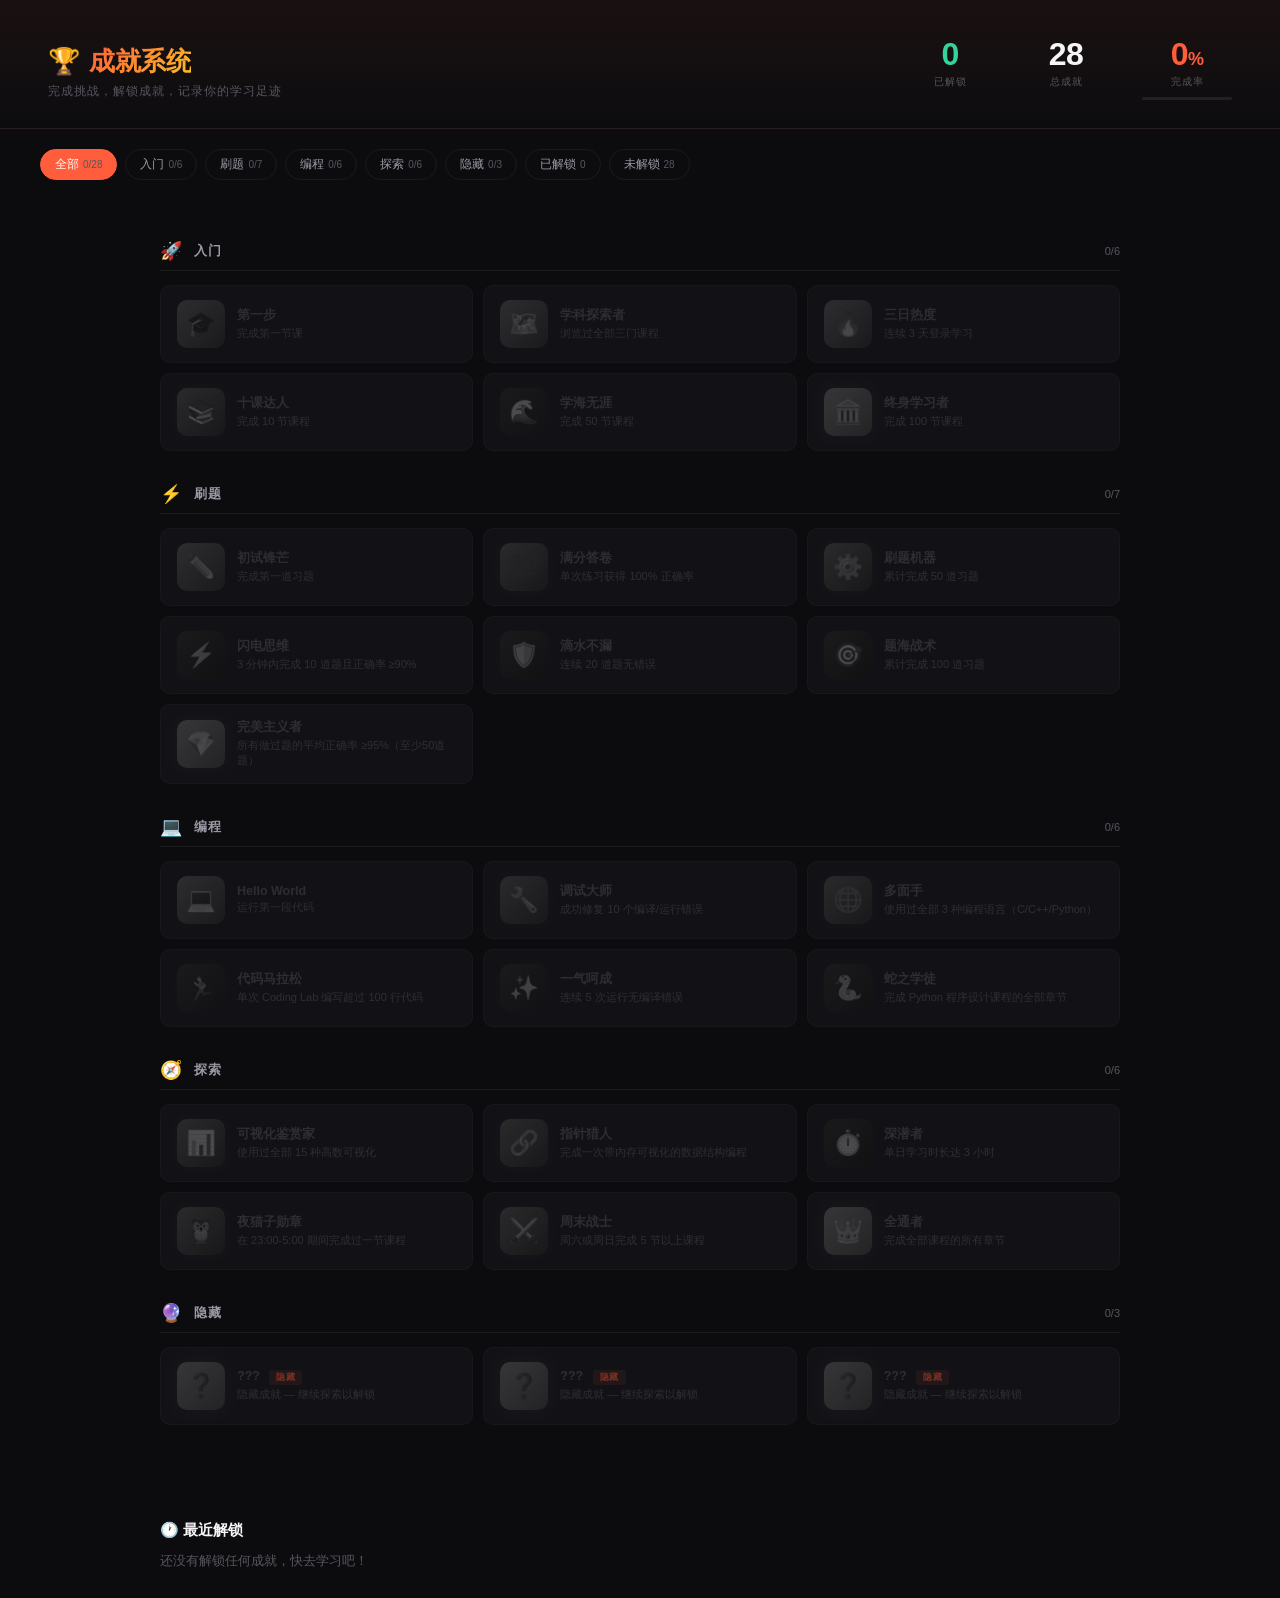
<file: achievements.html>
<!DOCTYPE html>
<html lang="zh">
<head>
<meta charset="UTF-8">
<meta name="viewport" content="width=device-width, initial-scale=1.0">
<title>成就系统 · 互动课堂</title>
<style>
  * { margin:0; padding:0; box-sizing:border-box; }
  :root {
    --bg: #0c0c0f; --panel: #141418; --card: #1a1a20;
    --border: rgba(255,255,255,0.06); --accent: #ff5d3b;
    --text: #f5f5f7; --text2: #9a9aa6; --text3: #56565f;
    --green: #34d399; --amber: #fbbf24; --purple: #a78bfa;
  }
  body {
    font-family: 'Inter','Noto Sans SC',-apple-system,sans-serif;
    background: var(--bg); color: var(--text); min-height:100vh;
    overflow-x: hidden;
  }

  /* Header */
  .header {
    background: linear-gradient(180deg, rgba(255,93,59,0.06) 0%, transparent 100%);
    padding: 36px 48px 28px;
    border-bottom: 1px solid var(--border);
    display: flex; align-items: flex-end; gap: 40px;
    flex-wrap: wrap;
  }
  .header-title h1 {
    font-size: 26px; font-weight: 700; letter-spacing: -0.02em;
    display: flex; align-items: center; gap: 10px;
  }
  .header-title h1 span.gradient {
    background: linear-gradient(135deg, var(--accent), var(--amber));
    -webkit-background-clip: text; -webkit-text-fill-color: transparent;
  }
  .header-title .sub {
    font-size: 12px; color: var(--text3); letter-spacing: 1px; margin-top: 4px;
  }
  .stats-row { display: flex; gap: 36px; margin-left: auto; }
  .stat { text-align: center; min-width: 80px; }
  .stat .num { font-size: 32px; font-weight: 700; letter-spacing: -0.02em; }
  .stat .label { font-size: 10px; color: var(--text3); text-transform: uppercase; letter-spacing: 1px; margin-top: 2px; }
  .stat .bar-wrap { width: 90px; height: 3px; background: rgba(255,255,255,0.08); border-radius: 2px; margin: 8px auto 0; overflow: hidden; }
  .stat .bar-fill { height: 100%; background: var(--accent); border-radius: 2px; transition: width 0.6s; }

  /* Container */
  .container { max-width: 1040px; margin: 0 auto; padding: 28px 40px; }

  /* Category */
  .cat-header {
    display: flex; align-items: center; gap: 12px;
    margin: 32px 0 14px; padding-bottom: 8px;
    border-bottom: 1px solid var(--border);
  }
  .cat-header .cat-icon { font-size: 18px; }
  .cat-header .cat-name {
    font-size: 13px; font-weight: 600; letter-spacing: 1px; color: var(--text2); text-transform: uppercase;
  }
  .cat-header .cat-count {
    font-size: 11px; color: var(--text3); margin-left: auto;
  }

  /* Grid */
  .grid {
    display: grid;
    grid-template-columns: repeat(auto-fill, minmax(310px, 1fr));
    gap: 10px;
  }

  /* Achievement card */
  .ach {
    display: flex; align-items: center; gap: 12px;
    background: var(--card);
    border: 1px solid var(--border);
    border-radius: 10px; padding: 14px 16px;
    transition: all 0.25s;
  }
  .ach:hover {
    background: #1e1e26;
    border-color: rgba(255,255,255,0.12);
    transform: translateY(-1px);
  }
  .ach.locked { opacity: 0.45; }
  .ach.locked:hover { opacity: 0.6; }

  /* Icon */
  .ach-icon {
    width: 48px; height: 48px; border-radius: 10px;
    display: flex; align-items: center; justify-content: center;
    font-size: 24px; flex-shrink: 0; position: relative;
  }
  .ach.locked .ach-icon { filter: grayscale(1) brightness(0.6); }
  .ach-icon.legendary { background: linear-gradient(135deg, #cfb53b, #8b6914); box-shadow: 0 0 16px rgba(207,181,59,0.2); }
  .ach-icon.epic { background: linear-gradient(135deg, #7b2fbe, #4a148c); box-shadow: 0 0 12px rgba(123,47,190,0.2); }
  .ach-icon.rare { background: linear-gradient(135deg, #2196F3, #0d47a1); box-shadow: 0 0 10px rgba(33,150,243,0.15); }
  .ach-icon.common { background: linear-gradient(135deg, #4caf50, #1b5e20); }
  .ach.unlocked .ach-icon { animation: achPulse 2s ease-in-out; }
  @keyframes achPulse {
    0% { transform: scale(1); } 30% { transform: scale(1.15); } 60% { transform: scale(0.95); } 100% { transform: scale(1); }
  }

  /* Info */
  .ach-info { flex: 1; min-width: 0; }
  .ach-info h3 { font-size: 12.5px; font-weight: 600; margin-bottom: 2px; }
  .ach.locked .ach-info h3 { color: var(--text3); }
  .ach-info p { font-size: 11px; color: var(--text3); line-height: 1.4; }
  .ach-info .progress-row { display: flex; align-items: center; gap: 8px; margin-top: 6px; }
  .ach-info .pbar { flex:1; height: 3px; background: rgba(255,255,255,0.06); border-radius: 2px; overflow: hidden; }
  .ach-info .pbar-fill { height: 100%; background: var(--accent); border-radius: 2px; transition: width 0.5s; }
  .ach-info .pval { font-size: 10px; color: var(--accent); white-space: nowrap; }
  .ach-date { font-size: 10px; color: var(--accent); margin-top: 3px; opacity: 0.7; }

  /* Rarity badge */
  .rarity-badge {
    display: inline-block; font-size: 9px; padding: 1px 7px; border-radius: 3px;
    letter-spacing: 0.5px; font-weight: 600; margin-left: 6px;
  }
  .rarity-badge.legendary { background: rgba(207,181,59,0.15); color: #cfb53b; }
  .rarity-badge.epic { background: rgba(123,47,190,0.15); color: #a78bfa; }
  .rarity-badge.rare { background: rgba(33,150,243,0.15); color: #60a5fa; }
  .rarity-badge.common { background: rgba(76,175,80,0.15); color: #4ade80; }
  .rarity-badge.secret { background: rgba(255,93,59,0.15); color: var(--accent); }

  /* Toast */
  .toast-container { position: fixed; top: 24px; right: 24px; z-index: 9999; display: flex; flex-direction: column; gap: 10px; }
  .toast {
    background: var(--card);
    border: 1px solid rgba(255,255,255,0.1);
    border-radius: 12px; padding: 16px 18px;
    display: flex; align-items: center; gap: 12px;
    min-width: 300px; max-width: 380px;
    box-shadow: 0 8px 32px rgba(0,0,0,0.5);
    animation: toastIn 0.4s ease-out, toastOut 0.3s ease-in 4.5s forwards;
  }
  @keyframes toastIn { from { opacity:0; transform: translateX(60px); } to { opacity:1; transform: translateX(0); } }
  @keyframes toastOut { from { opacity:1; } to { opacity:0; transform: translateY(-20px); } }
  .toast-icon {
    width: 42px; height: 42px; border-radius: 8px;
    display: flex; align-items: center; justify-content: center;
    font-size: 20px; flex-shrink: 0;
  }
  .toast-icon.legendary { background: linear-gradient(135deg, #cfb53b, #8b6914); }
  .toast-icon.epic { background: linear-gradient(135deg, #7b2fbe, #4a148c); }
  .toast-icon.rare { background: linear-gradient(135deg, #2196F3, #0d47a1); }
  .toast-icon.common { background: linear-gradient(135deg, #4caf50, #1b5e20); }
  .toast-body h4 { font-size: 12px; color: var(--accent); }
  .toast-body p { font-size: 13px; font-weight: 600; margin-top: 2px; }
  .toast-body .rarity-text { font-size: 10px; color: var(--text3); margin-top: 2px; }

  /* Filter bar */
  .filter-bar {
    display: flex; gap: 8px; padding: 0 40px; margin-top: 20px; flex-wrap: wrap;
  }
  .filter-btn {
    padding: 6px 14px; border-radius: 20px; border: 1px solid var(--border);
    background: transparent; color: var(--text2); font-size: 12px; cursor: pointer;
    font-family: inherit; transition: all 0.2s;
  }
  .filter-btn:hover { border-color: rgba(255,255,255,0.2); color: var(--text); }
  .filter-btn.active { background: var(--accent); border-color: var(--accent); color: #fff; }
  .filter-btn .count { color: var(--text3); font-size: 10px; margin-left: 4px; }

  /* Recent unlocks section */
  .recent-section { margin-top: 40px; }
  .recent-section h2 { font-size: 15px; font-weight: 600; margin-bottom: 12px; }
  .recent-list { display: flex; gap: 14px; flex-wrap: wrap; }
  .recent-chip {
    display: flex; align-items: center; gap: 8px;
    background: var(--card); border: 1px solid var(--border);
    border-radius: 24px; padding: 8px 16px 8px 8px;
    font-size: 12px;
  }
  .recent-chip .mini-icon {
    width: 32px; height: 32px; border-radius: 8px;
    display: flex; align-items: center; justify-content: center;
    font-size: 16px;
  }
  .recent-chip .mini-icon.legendary { background: linear-gradient(135deg, #cfb53b, #8b6914); }
  .recent-chip .mini-icon.epic { background: linear-gradient(135deg, #7b2fbe, #4a148c); }
  .recent-chip .mini-icon.rare { background: linear-gradient(135deg, #2196F3, #0d47a1); }
  .recent-chip .mini-icon.common { background: linear-gradient(135deg, #4caf50, #1b5e20); }

  /* Confetti */
  .confetti-piece {
    position: fixed; z-index: 9998; pointer-events: none;
    animation: confettiFall linear forwards;
  }
  @keyframes confettiFall {
    0% { transform: translateY(-10vh) rotate(0deg); opacity: 1; }
    100% { transform: translateY(110vh) rotate(720deg); opacity: 0; }
  }

  @media (max-width: 768px) {
    .header { padding: 24px 20px 20px; flex-direction: column; align-items: flex-start; gap: 20px; }
    .stats-row { margin-left: 0; }
    .container { padding: 20px 16px; }
    .grid { grid-template-columns: 1fr; }
    .filter-bar { padding: 0 16px; }
  }
</style>
</head>
<body>
<div class="header">
  <div class="header-title">
    <h1>🏆 <span class="gradient">成就系统</span></h1>
    <p class="sub">完成挑战，解锁成就，记录你的学习足迹</p>
  </div>
  <div class="stats-row">
    <div class="stat">
      <div class="num" id="unlockedCount" style="color:#34d399">0</div>
      <div class="label">已解锁</div>
    </div>
    <div class="stat">
      <div class="num" id="totalCount">30</div>
      <div class="label">总成就</div>
    </div>
    <div class="stat">
      <div class="num" id="perfectPercent" style="color:#ff5d3b">0<small style="font-size:18px">%</small></div>
      <div class="label">完成率</div>
      <div class="bar-wrap"><div class="bar-fill" id="perfectBar" style="width:0%"></div></div>
    </div>
  </div>
</div>

<div class="filter-bar" id="filterBar"></div>
<div class="container" id="achievementGrid"></div>

<div class="container recent-section" id="recentSection">
  <h2>🕐 最近解锁</h2>
  <div class="recent-list" id="recentList"><span style="color:var(--text3);font-size:13px">还没有解锁任何成就，快去学习吧！</span></div>
</div>

<div class="toast-container" id="toastContainer"></div>

<script>
// ===================== ACHIEVEMENT DATA =====================
const achievements = [
  // ── 入门 6 ──
  { id:'first_lesson', name:'第一步', desc:'完成第一节课', icon:'🎓', rarity:'common', cat:'入门', cond:{lessons:1} },
  { id:'three_courses', name:'学科探索者', desc:'浏览过全部三门课程', icon:'🗺️', rarity:'common', cat:'入门', cond:{courses:3} },
  { id:'daily_streak_3', name:'三日热度', desc:'连续 3 天登录学习', icon:'🔥', rarity:'common', cat:'入门', cond:{streak:3} },
  { id:'ten_lessons', name:'十课达人', desc:'完成 10 节课程', icon:'📚', rarity:'rare', cat:'入门', cond:{lessons:10} },
  { id:'fifty_lessons', name:'学海无涯', desc:'完成 50 节课程', icon:'🌊', rarity:'epic', cat:'入门', cond:{lessons:50} },
  { id:'hundred_lessons', name:'终身学习者', desc:'完成 100 节课程', icon:'🏛️', rarity:'legendary', cat:'入门', cond:{lessons:100} },

  // ── 刷题 7 ──
  { id:'first_quiz', name:'初试锋芒', desc:'完成第一道习题', icon:'✏️', rarity:'common', cat:'刷题', cond:{exercises:1} },
  { id:'perfect_quiz', name:'满分答卷', desc:'单次练习获得 100% 正确率', icon:'💯', rarity:'rare', cat:'刷题', cond:{perfect:1} },
  { id:'fifty_exercises', name:'刷题机器', desc:'累计完成 50 道习题', icon:'⚙️', rarity:'rare', cat:'刷题', cond:{exercises:50} },
  { id:'speed_demon', name:'闪电思维', desc:'3 分钟内完成 10 道题且正确率 ≥90%', icon:'⚡', rarity:'epic', cat:'刷题', cond:{speed_run:true} },
  { id:'no_mistakes', name:'滴水不漏', desc:'连续 20 道题无错误', icon:'🛡️', rarity:'epic', cat:'刷题', cond:{streak_correct:20} },
  { id:'hundred_exercises', name:'题海战术', desc:'累计完成 100 道习题', icon:'🎯', rarity:'epic', cat:'刷题', cond:{exercises:100} },
  { id:'all_perfect', name:'完美主义者', desc:'所有做过题的平均正确率 ≥95%（至少50道题）', icon:'💎', rarity:'legendary', cat:'刷题', cond:{avg_acc:95} },

  // ── 编程 5 ──
  { id:'first_code', name:'Hello World', desc:'运行第一段代码', icon:'💻', rarity:'common', cat:'编程', cond:{code_runs:1} },
  { id:'debug_master', name:'调试大师', desc:'成功修复 10 个编译/运行错误', icon:'🔧', rarity:'rare', cat:'编程', cond:{bugs_fixed:10} },
  { id:'three_langs', name:'多面手', desc:'使用过全部 3 种编程语言（C/C++/Python）', icon:'🌐', rarity:'rare', cat:'编程', cond:{langs:3} },
  { id:'code_marathon', name:'代码马拉松', desc:'单次 Coding Lab 编写超过 100 行代码', icon:'🏃', rarity:'epic', cat:'编程', cond:{code_lines:100} },
  { id:'no_compile_errors', name:'一气呵成', desc:'连续 5 次运行无编译错误', icon:'✨', rarity:'epic', cat:'编程', cond:{no_errors:5} },

  // ── 探索 6 ──
  { id:'viz_master', name:'可视化鉴赏家', desc:'使用过全部 15 种高数可视化', icon:'📊', rarity:'rare', cat:'探索', cond:{viz_used:15} },
  { id:'ds_viz', name:'指针猎人', desc:'完成一次带内存可视化的数据结构编程', icon:'🔗', rarity:'rare', cat:'探索', cond:{ds_viz:1} },
  { id:'deep_dive', name:'深潜者', desc:'单日学习时长达 3 小时', icon:'⏱️', rarity:'epic', cat:'探索', cond:{daily_time:180} },
  { id:'night_owl', name:'夜猫子勋章', desc:'在 23:00-5:00 期间完成过一节课程', icon:'🦉', rarity:'rare', cat:'探索', cond:{night_study:true} },
  { id:'weekend_warrior', name:'周末战士', desc:'周六或周日完成 5 节以上课程', icon:'⚔️', rarity:'rare', cat:'探索', cond:{weekend:5} },
  { id:'all_courses_complete', name:'全通者', desc:'完成全部课程的所有章节', icon:'👑', rarity:'legendary', cat:'探索', cond:{all_complete:true} },

  // ── 隐藏 4 ──
  { id:'easter_egg', name:'这就是答案', desc:'在搜索框输入 42', icon:'🥚', rarity:'legendary', cat:'隐藏', cond:{secret_42:true} },
  { id:'konami', name:'↑↑↓↓←→←→BA', desc:'使用 Konami Code 解锁', icon:'🎮', rarity:'legendary', cat:'隐藏', cond:{konami:true} },
  { id:'all_legendary', name:'传说收藏家', desc:'集齐全部传说级成就', icon:'🌟', rarity:'legendary', cat:'隐藏', cond:{all_legendary:true} },
  { id:'py_course', name:'蛇之学徒', desc:'完成 Python 程序设计课程的全部章节', icon:'🐍', rarity:'epic', cat:'编程', cond:{py_complete:true} },
];

// ===================== STATE =====================
const STORAGE_KEY = 'ach_data_v3';
let state = loadState();

function defaultState() {
  return {
    lessons:0, courses:0, exercises:0, perfect:0, streak:0,
    lastLogin:'', streak_correct:0, max_streak_correct:0,
    code_runs:0, bugs_fixed:0, langs:[],
    code_lines:0, no_errors:0,
    viz_used:0, ds_viz:0, daily_time:0,
    night_study:false, weekend:0, avg_acc:0, total_acc_sum:0,
    speed_run:false, all_complete:false, py_complete:false,
    secret_42:false, konami:false,
    unlocked:{}, unlockedDates:{}, all_legendary:false,
  };
}

function loadState() {
  try {
    const raw = localStorage.getItem(STORAGE_KEY);
    if (raw) { const s = JSON.parse(raw); s.langs = s.langs || []; return s; }
  } catch(e) {}
  return defaultState();
}

function saveState() {
  const toSave = { ...state, langs: state.langs };
  toSave.lastLogin = new Date().toISOString().split('T')[0];
  localStorage.setItem(STORAGE_KEY, JSON.stringify(toSave));
}

// ===================== CHECK =====================
function checkAchievement(id) {
  const ach = achievements.find(a => a.id === id);
  if (!ach || state.unlocked[id]) return;

  const c = ach.cond;
  let earned = false;
  if (c.lessons !== undefined && state.lessons >= c.lessons) earned = true;
  if (c.courses !== undefined && state.courses >= c.courses) earned = true;
  if (c.streak !== undefined && state.streak >= c.streak) earned = true;
  if (c.exercises !== undefined && state.exercises >= c.exercises) earned = true;
  if (c.perfect !== undefined && state.perfect >= c.perfect) earned = true;
  if (c.speed_run !== undefined && state.speed_run) earned = true;
  if (c.streak_correct !== undefined && state.max_streak_correct >= c.streak_correct) earned = true;
  if (c.avg_acc !== undefined && state.exercises >= 50 && (state.total_acc_sum/state.exercises) >= c.avg_acc) earned = true;
  if (c.code_runs !== undefined && state.code_runs >= c.code_runs) earned = true;
  if (c.bugs_fixed !== undefined && state.bugs_fixed >= c.bugs_fixed) earned = true;
  if (c.langs !== undefined && state.langs.length >= c.langs) earned = true;
  if (c.code_lines !== undefined && state.code_lines >= c.code_lines) earned = true;
  if (c.no_errors !== undefined && state.no_errors >= c.no_errors) earned = true;
  if (c.viz_used !== undefined && state.viz_used >= c.viz_used) earned = true;
  if (c.ds_viz !== undefined && state.ds_viz >= c.ds_viz) earned = true;
  if (c.daily_time !== undefined && state.daily_time >= c.daily_time) earned = true;
  if (c.night_study !== undefined && state.night_study) earned = true;
  if (c.weekend !== undefined && state.weekend >= c.weekend) earned = true;
  if (c.secret_42 !== undefined && state.secret_42) earned = true;
  if (c.konami !== undefined && state.konami) earned = true;
  if (c.all_complete !== undefined && state.all_complete) earned = true;
  if (c.all_legendary !== undefined && state.all_legendary) earned = true;
  if (c.py_complete !== undefined && state.py_complete) earned = true;

  if (earned) {
    state.unlocked[id] = true;
    state.unlockedDates[id] = new Date().toISOString().split('T')[0];
    saveState();
    render();
    showToast(ach);
    if (ach.rarity === 'legendary') spawnConfetti();
  }
}

function checkAll() {
  achievements.forEach(a => checkAchievement(a.id));
  // Check all_legendary
  const legendaryIds = achievements.filter(a => a.rarity === 'legendary').map(a => a.id);
  if (legendaryIds.every(id => state.unlocked[id])) state.all_legendary = true;
  checkAchievement('all_legendary');
}

// ===================== RENDER =====================
let currentFilter = 'all';

function render() {
  const grid = document.getElementById('achievementGrid');
  const cats = ['入门', '刷题', '编程', '探索', '隐藏'];
  const total = achievements.length;
  const unlocked = Object.keys(state.unlocked).length;

  // Filter bar
  const filterBar = document.getElementById('filterBar');
  let fhtml = `<button class="filter-btn ${currentFilter==='all'?'active':''}" onclick="setFilter('all')">全部<span class="count">${unlocked}/${total}</span></button>`;
  cats.forEach(cat => {
    const catAchs = achievements.filter(a => a.cat === cat);
    const catUnlocked = catAchs.filter(a => state.unlocked[a.id]).length;
    fhtml += `<button class="filter-btn ${currentFilter===cat?'active':''}" onclick="setFilter('${cat}')">${cat}<span class="count">${catUnlocked}/${catAchs.length}</span></button>`;
  });
  fhtml += `<button class="filter-btn ${currentFilter==='unlocked'?'active':''}" onclick="setFilter('unlocked')">已解锁<span class="count">${unlocked}</span></button>`;
  fhtml += `<button class="filter-btn ${currentFilter==='locked'?'active':''}" onclick="setFilter('locked')">未解锁<span class="count">${total-unlocked}</span></button>`;
  filterBar.innerHTML = fhtml;

  // Achievement grid
  let html = '';
  const displayCats = currentFilter === 'all' || currentFilter === 'unlocked' || currentFilter === 'locked' ? cats : [currentFilter];

  for (const cat of displayCats) {
    let catAchs = achievements.filter(a => a.cat === cat);
    if (currentFilter === 'unlocked') catAchs = catAchs.filter(a => state.unlocked[a.id]);
    if (currentFilter === 'locked') catAchs = catAchs.filter(a => !state.unlocked[a.id]);
    if (catAchs.length === 0) continue;

    const unlockedInCat = catAchs.filter(a => state.unlocked[a.id]).length;
    html += `<div class="cat-header"><span class="cat-icon">${cat==='入门'?'🚀':cat==='刷题'?'⚡':cat==='编程'?'💻':cat==='探索'?'🧭':'🔮'}</span><span class="cat-name">${cat}</span><span class="cat-count">${unlockedInCat}/${catAchs.length}</span></div>`;
    html += '<div class="grid">';

    for (const ach of catAchs) {
      const isUnlocked = state.unlocked[ach.id];
      const hidden = cat === '隐藏' && !isUnlocked;
      const cls = isUnlocked ? 'unlocked' : 'locked';

      let progress = 0, progressText = '';
      const c = ach.cond;
      const progPairs = [
        ['lessons', state.lessons], ['courses', state.courses], ['streak', state.streak],
        ['exercises', state.exercises], ['streak_correct', state.max_streak_correct],
        ['code_runs', state.code_runs], ['bugs_fixed', state.bugs_fixed],
        ['langs', state.langs.length], ['code_lines', state.code_lines],
        ['viz_used', state.viz_used], ['no_errors', state.no_errors], ['weekend', state.weekend],
      ];
      for (const [key, val] of progPairs) {
        if (c[key] !== undefined) {
          progress = Math.min(100, val / c[key] * 100);
          progressText = `${val}/${c[key]}`;
          break;
        }
      }
      if (progress === 0 && isUnlocked) { progress = 100; progressText = '✓'; }

      const title = hidden ? '???' : ach.name;
      const desc = hidden ? '隐藏成就 — 继续探索以解锁' : ach.desc;
      const icon = hidden ? '❓' : ach.icon;

      html += `<div class="ach ${cls}" title="${isUnlocked ? '解锁于 ' + state.unlockedDates[ach.id] : ''}">
        <div class="ach-icon ${ach.rarity}">${icon}</div>
        <div class="ach-info">
          <h3>${title}
            ${isUnlocked ? `<span class="rarity-badge ${ach.rarity}">${ach.rarity==='legendary'?'传说':ach.rarity==='epic'?'史诗':ach.rarity==='rare'?'稀有':'普通'}</span>` : ''}
            ${cat==='隐藏' && !isUnlocked ? '<span class="rarity-badge secret">隐藏</span>' : ''}
          </h3>
          <p>${desc}</p>
          ${!isUnlocked && progress > 0 ? `<div class="progress-row"><div class="pbar"><div class="pbar-fill" style="width:${progress}%"></div></div><span class="pval">${progressText}</span></div>` : ''}
          ${isUnlocked ? `<p class="ach-date">解锁于 ${state.unlockedDates[ach.id]}</p>` : ''}
        </div>
      </div>`;
    }
    html += '</div>';
  }
  grid.innerHTML = html;

  // Header stats
  document.getElementById('unlockedCount').textContent = unlocked;
  document.getElementById('totalCount').textContent = total;
  const pct = Math.round(unlocked / total * 100);
  document.getElementById('perfectPercent').innerHTML = `${pct}<small style="font-size:18px">%</small>`;
  document.getElementById('perfectBar').style.width = pct + '%';

  // Recent unlocks
  const recentList = document.getElementById('recentList');
  const sorted = achievements.filter(a => state.unlocked[a.id]).sort((a,b) => (state.unlockedDates[b.id]||'').localeCompare(state.unlockedDates[a.id]||''));
  if (sorted.length === 0) {
    recentList.innerHTML = '<span style="color:var(--text3);font-size:13px">还没有解锁任何成就，快去学习吧！</span>';
  } else {
    recentList.innerHTML = sorted.slice(0, 6).map(a => `
      <div class="recent-chip">
        <div class="mini-icon ${a.rarity}">${a.icon}</div>
        <div>
          <div style="font-weight:600">${a.name}</div>
          <div style="font-size:10px;color:var(--text3)">${state.unlockedDates[a.id]}</div>
        </div>
      </div>`).join('');
  }
}

function setFilter(f) { currentFilter = f; render(); }

// ===================== TOAST =====================
function showToast(ach) {
  const c = document.getElementById('toastContainer');
  const el = document.createElement('div');
  el.className = 'toast';
  el.innerHTML = `<div class="toast-icon ${ach.rarity}">${ach.icon}</div><div class="toast-body"><h4>🎉 成就解锁！</h4><p>${ach.name}</p><span class="rarity-text">${ach.rarity==='legendary'?'传说级':ach.rarity==='epic'?'史诗级':ach.rarity==='rare'?'稀有':'普通'}</span></div>`;
  c.appendChild(el);
  setTimeout(() => el.remove(), 5000);
}

// ===================== CONFETTI =====================
function spawnConfetti() {
  const colors = ['#ff5d3b','#fbbf24','#34d399','#60a5fa','#a78bfa','#cfb53b','#f87171'];
  for (let i = 0; i < 60; i++) {
    const piece = document.createElement('div');
    piece.className = 'confetti-piece';
    piece.style.cssText = `
      left:${Math.random()*100}vw;
      width:${6+Math.random()*8}px;
      height:${6+Math.random()*8}px;
      background:${colors[Math.floor(Math.random()*colors.length)]};
      border-radius:${Math.random()>0.5?'50%':'2px'};
      animation-duration:${2+Math.random()*3}s;
      animation-delay:${Math.random()*0.8}s;
    `;
    document.body.appendChild(piece);
    setTimeout(() => piece.remove(), 4000);
  }
}

// ===================== PUBLIC API =====================
window.Achievements = {
  completeLesson() { state.lessons++; saveState(); checkAll(); },
  viewCourse(courseId) {
    if (!state._viewed) state._viewed = {};
    state._viewed[courseId] = true;
    state.courses = Object.keys(state._viewed).length;
    saveState(); checkAll();
  },
  completeExercise(correct) {
    state.exercises++;
    if (correct) { state.streak_correct++; state.total_acc_sum += 100; if (state.streak_correct > state.max_streak_correct) state.max_streak_correct = state.streak_correct; }
    else { state.streak_correct = 0; }
    state.avg_acc = state.exercises > 0 ? state.total_acc_sum / state.exercises : 0;
    saveState(); checkAll();
  },
  perfectQuiz() { state.perfect++; saveState(); checkAll(); },
  login() {
    const today = new Date().toISOString().split('T')[0];
    if (state.lastLogin) {
      const diff = Math.floor((new Date(today) - new Date(state.lastLogin)) / 86400000);
      state.streak = diff === 1 ? state.streak + 1 : (diff > 1 ? 1 : state.streak);
    } else { state.streak = 1; }
    const h = new Date().getHours();
    if (h >= 23 || h < 5) state.night_study = true;
    const d = new Date().getDay();
    if (d === 0 || d === 6) state.weekend++;
    saveState(); checkAll();
  },
  runCode(lang, lines) {
    state.code_runs++;
    if (lang && !state.langs.includes(lang)) state.langs.push(lang);
    if (lines > state.code_lines) state.code_lines = lines;
    state.no_errors++;
    saveState(); checkAll();
  },
  codeError() { state.no_errors = 0; state.bugs_fixed++; saveState(); checkAll(); },
  useViz(n) { if (n > state.viz_used) state.viz_used = n; saveState(); checkAll(); },
  useDSViz() { state.ds_viz++; saveState(); checkAll(); },
  trackTime(minutes) { if (minutes > state.daily_time) state.daily_time = minutes; saveState(); checkAll(); },
  speedRun() { state.speed_run = true; saveState(); checkAll(); },
  secret42() { state.secret_42 = true; saveState(); checkAll(); },
  konamiCode() { state.konami = true; saveState(); checkAll(); },
  completeAll() { state.all_complete = true; saveState(); checkAll(); },
  completePython() { state.py_complete = true; saveState(); checkAll(); },
  reset() { state = defaultState(); saveState(); render(); },
  getState() { return state; },
};

// ===================== INIT =====================
const konamiSeq = [38,38,40,40,37,39,37,39,66,65];
let konamiIdx = 0;
document.addEventListener('keydown', e => {
  if (e.keyCode === konamiSeq[konamiIdx]) {
    konamiIdx++;
    if (konamiIdx === konamiSeq.length) { window.Achievements.konamiCode(); konamiIdx = 0; }
  } else { konamiIdx = 0; }
});

state.lastLogin = new Date().toISOString().split('T')[0];
saveState();
render();
checkAll();
</script>
</body>
</html>
</file>
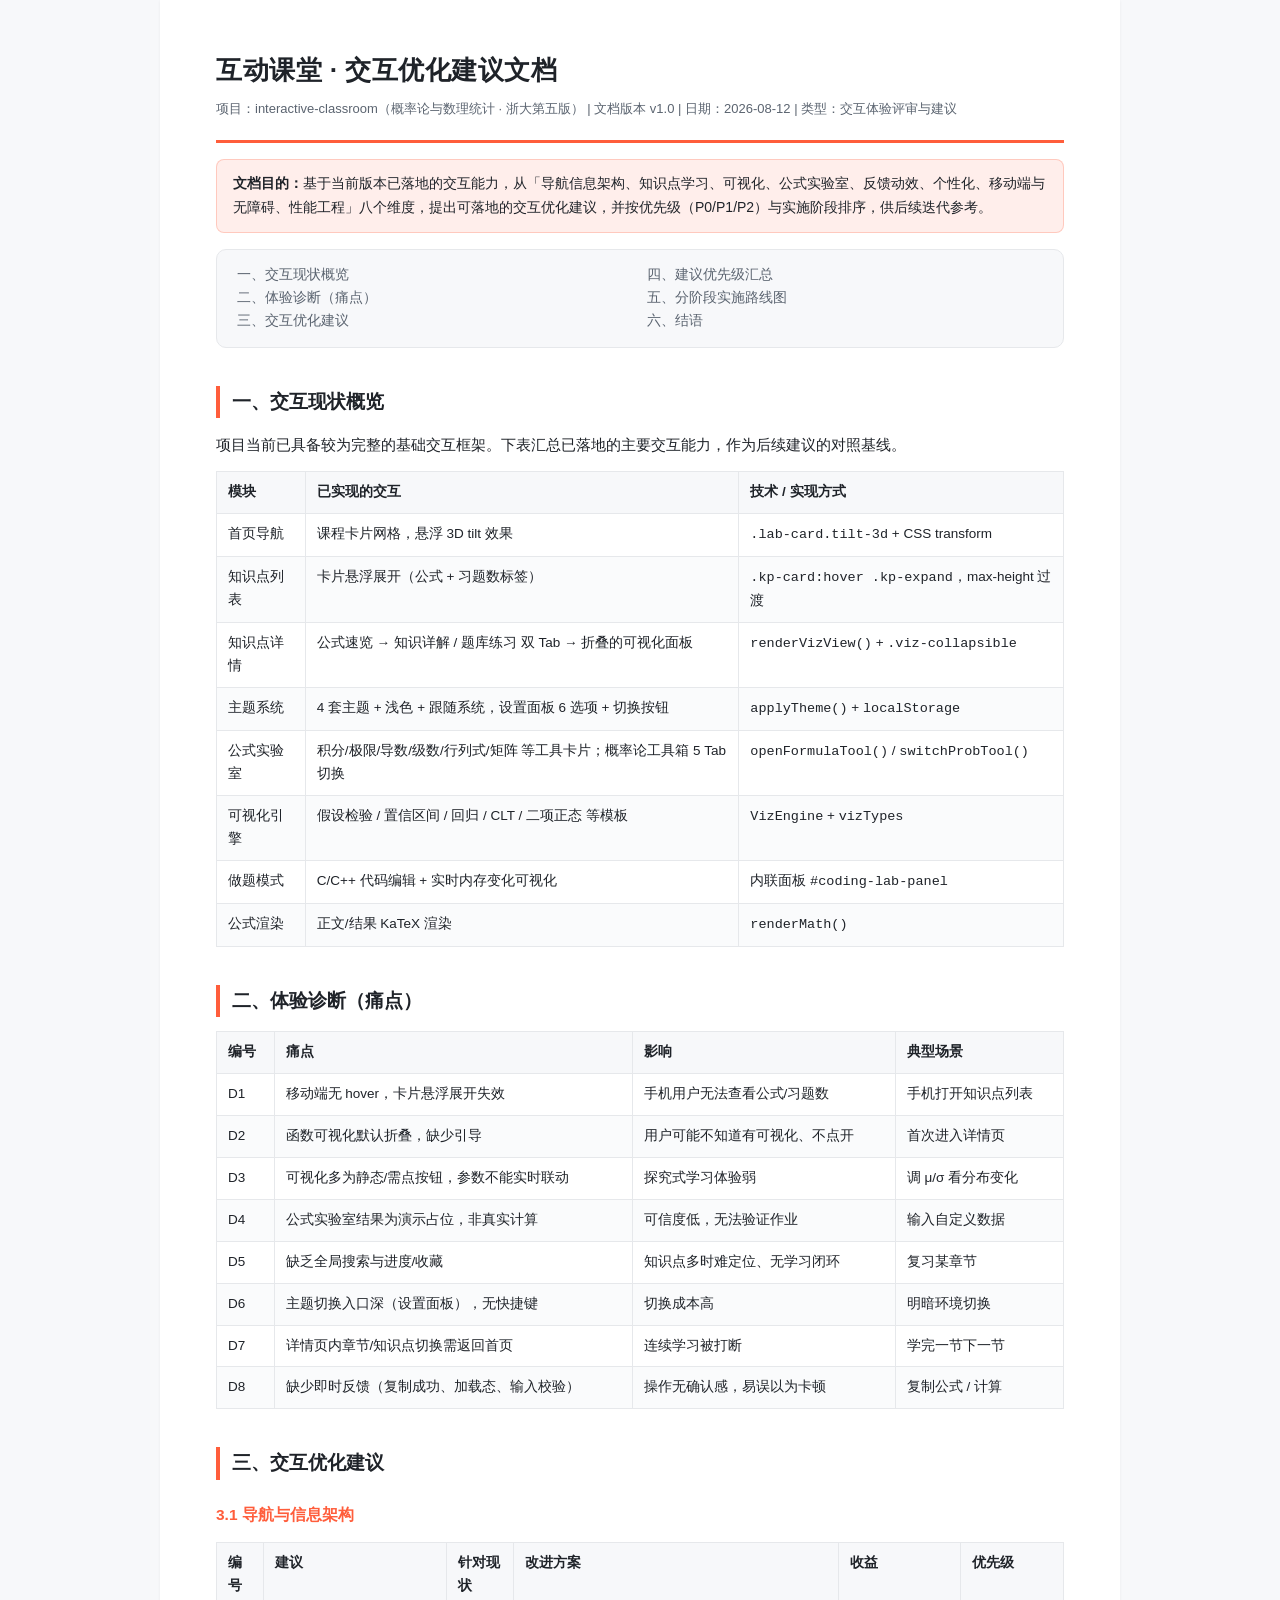
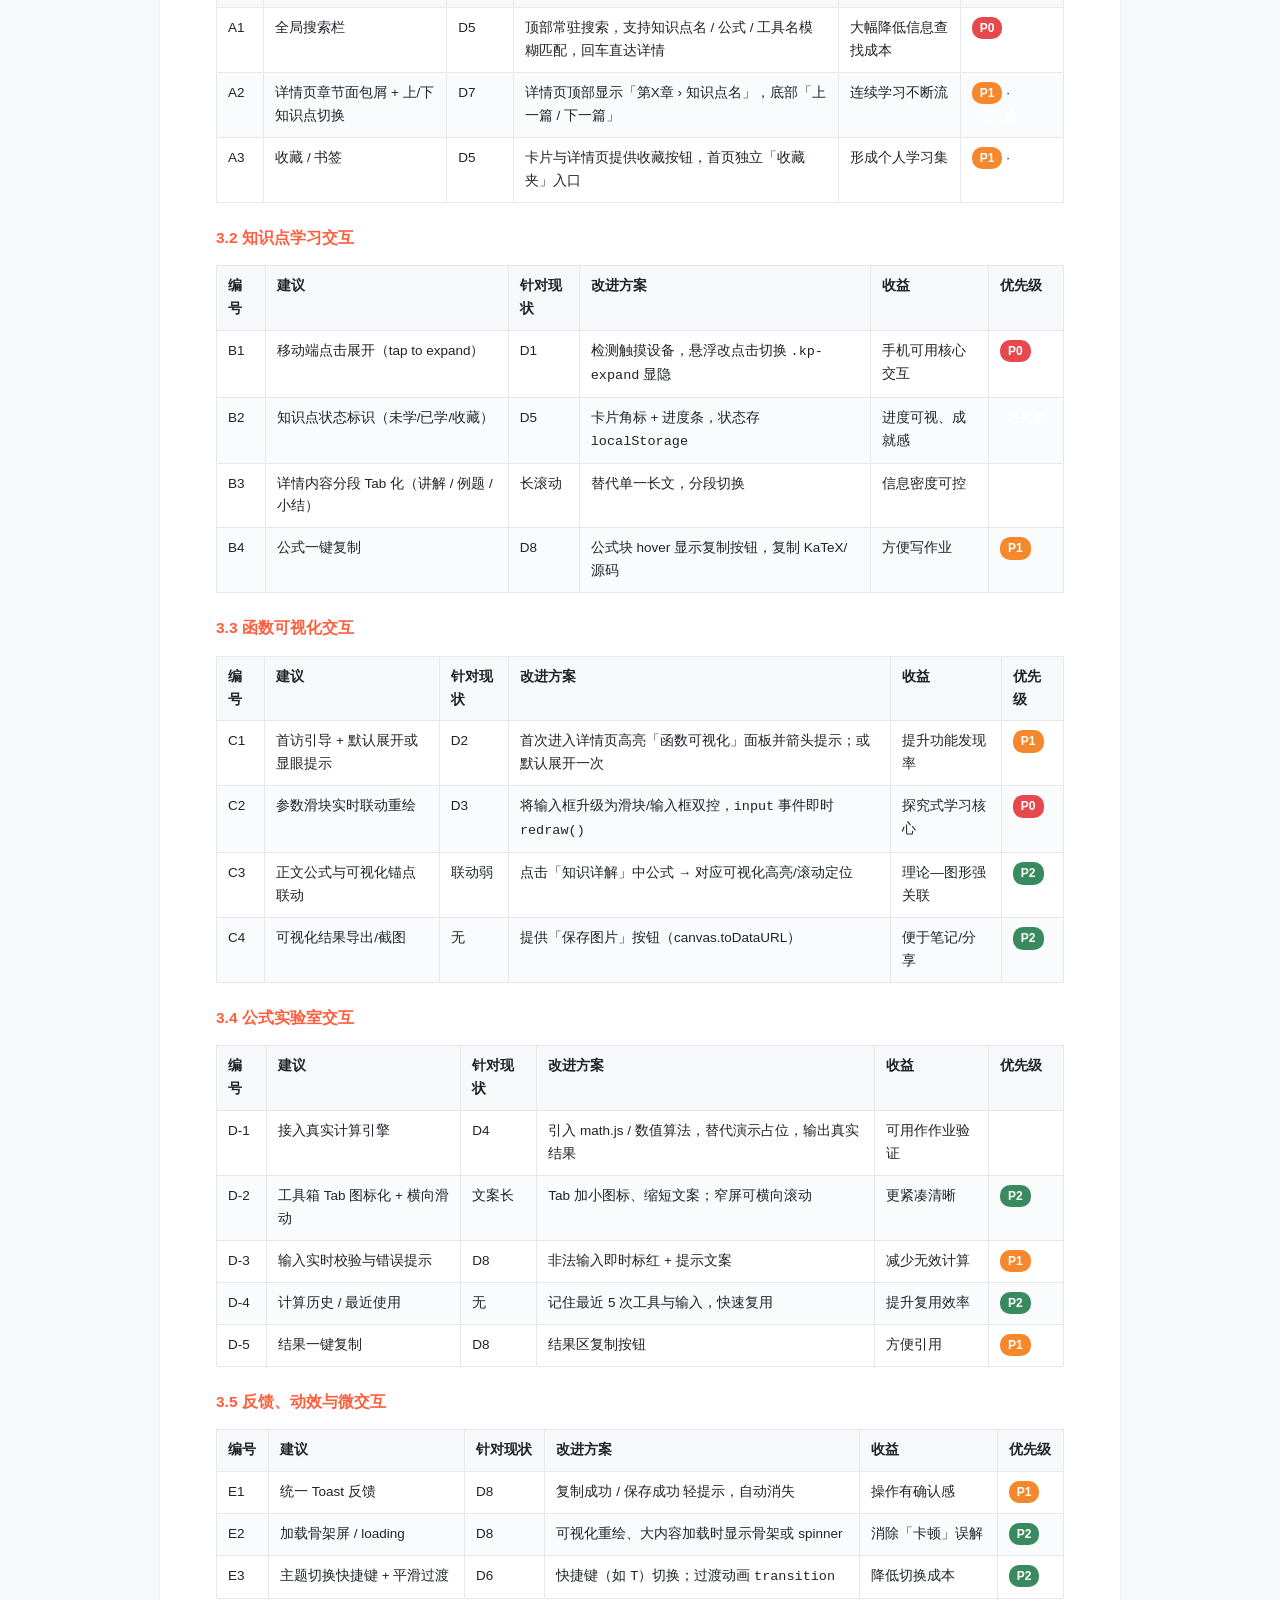
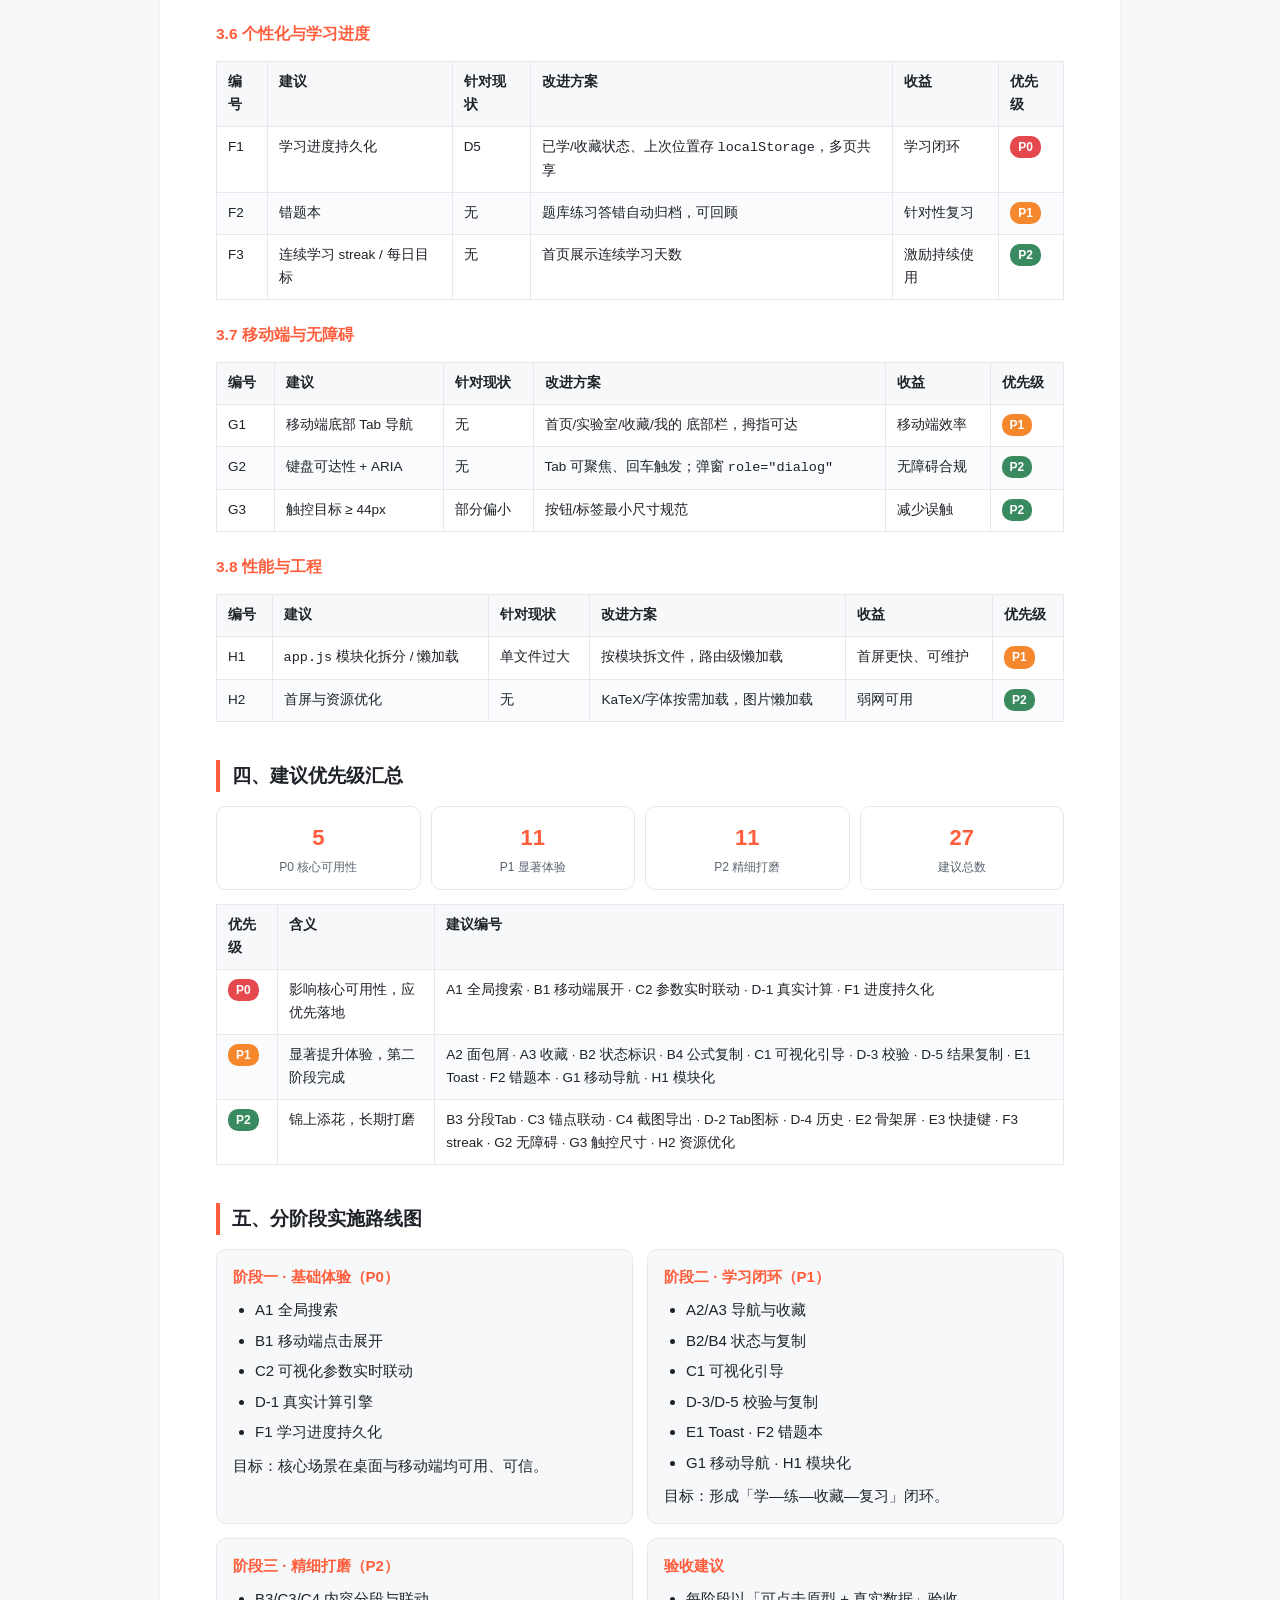
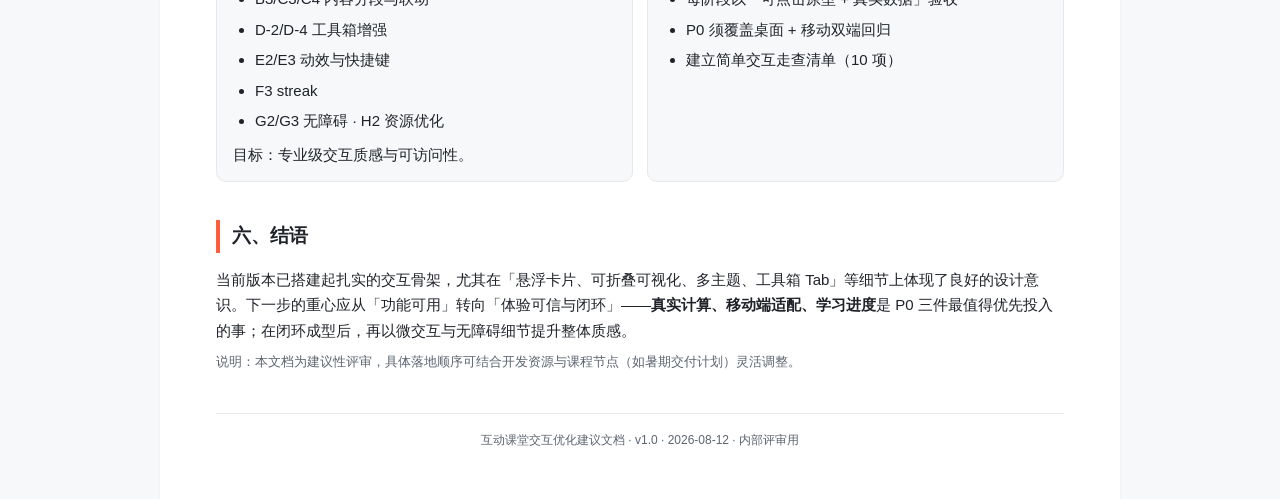
<file: docs/interaction-proposals.html>
<!DOCTYPE html>
<html lang="zh-CN">
<head>
<meta charset="UTF-8">
<meta name="viewport" content="width=device-width, initial-scale=1.0">
<title>互动课堂 · 交互优化建议文档</title>
<style>
  :root{
    --accent:#ff5d3b; --accent-soft:rgba(255,93,59,.10);
    --ink:#1f2329; --ink2:#5b6470; --line:#e6e8eb; --bg:#fff; --bg2:#f7f8fa;
    --p0:#e5484d; --p1:#f5872d; --p2:#3a8a5f;
    --blue:#3b82f6; --purple:#8b5cf6;
  }
  *{box-sizing:border-box}
  body{margin:0;font-family:-apple-system,"PingFang SC","Microsoft YaHei",Segoe UI,sans-serif;color:var(--ink);background:var(--bg2);line-height:1.7;font-size:15px}
  .page{max-width:960px;margin:0 auto;background:var(--bg);padding:48px 56px;box-shadow:0 1px 3px rgba(0,0,0,.06)}
  header{border-bottom:3px solid var(--accent);padding-bottom:20px;margin-bottom:8px}
  h1{font-size:26px;margin:0 0 6px;letter-spacing:.5px}
  .sub{color:var(--ink2);font-size:13px}
  h2{font-size:19px;margin:38px 0 14px;padding-left:12px;border-left:4px solid var(--accent)}
  h3{font-size:15.5px;margin:22px 0 8px;color:var(--accent)}
  p{margin:8px 0}
  table{border-collapse:collapse;width:100%;margin:14px 0;font-size:13.5px}
  th,td{border:1px solid var(--line);padding:9px 11px;vertical-align:top;text-align:left}
  th{background:var(--bg2);font-weight:600;color:var(--ink)}
  tr:nth-child(even) td{background:#fafbfc}
  .tag{display:inline-block;padding:1px 8px;border-radius:10px;font-size:12px;font-weight:600;color:#fff;white-space:nowrap}
  .p0{background:var(--p0)} .p1{background:var(--p1)} .p2{background:var(--p2)}
  .pill{display:inline-block;padding:1px 7px;border-radius:6px;font-size:12px;border:1px solid var(--line);background:var(--bg2);color:var(--ink2)}
  ul{margin:8px 0;padding-left:22px} li{margin:5px 0}
  .callout{background:var(--accent-soft);border:1px solid rgba(255,93,59,.25);border-radius:8px;padding:12px 16px;margin:16px 0;font-size:14px}
  .grid2{display:grid;grid-template-columns:1fr 1fr;gap:14px}
  .card{border:1px solid var(--line);border-radius:10px;padding:14px 16px;background:var(--bg2)}
  .card b{color:var(--accent)}
  .kpi{display:flex;gap:10px;flex-wrap:wrap;margin:14px 0}
  .kpi .box{flex:1;min-width:120px;border:1px solid var(--line);border-radius:10px;padding:12px;text-align:center}
  .kpi .n{font-size:22px;font-weight:700;color:var(--accent)}
  .kpi .l{font-size:12px;color:var(--ink2)}
  footer{margin-top:40px;padding-top:16px;border-top:1px solid var(--line);color:var(--ink2);font-size:12px;text-align:center}
  a{color:var(--accent);text-decoration:none}
  .toc{background:var(--bg2);border:1px solid var(--line);border-radius:10px;padding:14px 20px;columns:2;font-size:13.5px}
  .toc a{color:var(--ink2)}
  @media print{body{background:#fff}.page{box-shadow:none;padding:0}}
  @media(max-width:720px){.page{padding:24px}.grid2{grid-template-columns:1fr}.toc{columns:1}}
</style>
</head>
<body>
<div class="page">
<header>
  <h1>互动课堂 · 交互优化建议文档</h1>
  <div class="sub">项目：interactive-classroom（概率论与数理统计 · 浙大第五版）&nbsp;|&nbsp;文档版本 v1.0&nbsp;|&nbsp;日期：2026-08-12&nbsp;|&nbsp;类型：交互体验评审与建议</div>
</header>

<div class="callout">
  <b>文档目的：</b>基于当前版本已落地的交互能力，从「导航信息架构、知识点学习、可视化、公式实验室、反馈动效、个性化、移动端与无障碍、性能工程」八个维度，提出可落地的交互优化建议，并按优先级（P0/P1/P2）与实施阶段排序，供后续迭代参考。
</div>

<div class="toc">
  <a href="#s1">一、交互现状概览</a><br>
  <a href="#s2">二、体验诊断（痛点）</a><br>
  <a href="#s3">三、交互优化建议</a><br>
  <a href="#s4">四、建议优先级汇总</a><br>
  <a href="#s5">五、分阶段实施路线图</a><br>
  <a href="#s6">六、结语</a>
</div>

<!-- ============ 一、现状 ============ -->
<h2 id="s1">一、交互现状概览</h2>
<p>项目当前已具备较为完整的基础交互框架。下表汇总已落地的主要交互能力，作为后续建议的对照基线。</p>
<table>
  <thead><tr><th>模块</th><th>已实现的交互</th><th>技术 / 实现方式</th></tr></thead>
  <tbody>
    <tr><td>首页导航</td><td>课程卡片网格，悬浮 3D tilt 效果</td><td><code>.lab-card.tilt-3d</code> + CSS transform</td></tr>
    <tr><td>知识点列表</td><td>卡片悬浮展开（公式 + 习题数标签）</td><td><code>.kp-card:hover .kp-expand</code>，max-height 过渡</td></tr>
    <tr><td>知识点详情</td><td>公式速览 → 知识详解 / 题库练习 双 Tab → 折叠的可视化面板</td><td><code>renderVizView()</code> + <code>.viz-collapsible</code></td></tr>
    <tr><td>主题系统</td><td>4 套主题 + 浅色 + 跟随系统，设置面板 6 选项 + 切换按钮</td><td><code>applyTheme()</code> + <code>localStorage</code></td></tr>
    <tr><td>公式实验室</td><td>积分/极限/导数/级数/行列式/矩阵 等工具卡片；概率论工具箱 5 Tab 切换</td><td><code>openFormulaTool()</code> / <code>switchProbTool()</code></td></tr>
    <tr><td>可视化引擎</td><td>假设检验 / 置信区间 / 回归 / CLT / 二项正态 等模板</td><td><code>VizEngine</code> + <code>vizTypes</code></td></tr>
    <tr><td>做题模式</td><td>C/C++ 代码编辑 + 实时内存变化可视化</td><td>内联面板 <code>#coding-lab-panel</code></td></tr>
    <tr><td>公式渲染</td><td>正文/结果 KaTeX 渲染</td><td><code>renderMath()</code></td></tr>
  </tbody>
</table>

<!-- ============ 二、诊断 ============ -->
<h2 id="s2">二、体验诊断（痛点）</h2>
<table>
  <thead><tr><th>编号</th><th>痛点</th><th>影响</th><th>典型场景</th></tr></thead>
  <tbody>
    <tr><td>D1</td><td>移动端无 hover，卡片悬浮展开失效</td><td>手机用户无法查看公式/习题数</td><td>手机打开知识点列表</td></tr>
    <tr><td>D2</td><td>函数可视化默认折叠，缺少引导</td><td>用户可能不知道有可视化、不点开</td><td>首次进入详情页</td></tr>
    <tr><td>D3</td><td>可视化多为静态/需点按钮，参数不能实时联动</td><td>探究式学习体验弱</td><td>调 μ/σ 看分布变化</td></tr>
    <tr><td>D4</td><td>公式实验室结果为演示占位，非真实计算</td><td>可信度低，无法验证作业</td><td>输入自定义数据</td></tr>
    <tr><td>D5</td><td>缺乏全局搜索与进度/收藏</td><td>知识点多时难定位、无学习闭环</td><td>复习某章节</td></tr>
    <tr><td>D6</td><td>主题切换入口深（设置面板），无快捷键</td><td>切换成本高</td><td>明暗环境切换</td></tr>
    <tr><td>D7</td><td>详情页内章节/知识点切换需返回首页</td><td>连续学习被打断</td><td>学完一节下一节</td></tr>
    <tr><td>D8</td><td>缺少即时反馈（复制成功、加载态、输入校验）</td><td>操作无确认感，易误以为卡顿</td><td>复制公式 / 计算</td></tr>
  </tbody>
</table>

<!-- ============ 三、建议 ============ -->
<h2 id="s3">三、交互优化建议</h2>

<h3>3.1 导航与信息架构</h3>
<table>
  <thead><tr><th>编号</th><th>建议</th><th>针对现状</th><th>改进方案</th><th>收益</th><th>优先级</th></tr></thead>
  <tbody>
    <tr><td>A1</td><td>全局搜索栏</td><td>D5</td><td>顶部常驻搜索，支持知识点名 / 公式 / 工具名模糊匹配，回车直达详情</td><td>大幅降低信息查找成本</td><td><span class="tag p0">P0</span></td></tr>
    <tr><td>A2</td><td>详情页章节面包屑 + 上/下知识点切换</td><td>D7</td><td>详情页顶部显示「第X章 › 知识点名」，底部「上一篇 / 下一篇」</td><td>连续学习不断流</td><td><span class="tag p1">P1</span> · <span class="tag done">已完成</span></td></tr>
    <tr><td>A3</td><td>收藏 / 书签</td><td>D5</td><td>卡片与详情页提供收藏按钮，首页独立「收藏夹」入口</td><td>形成个人学习集</td><td><span class="tag p1">P1</span> · <span class="tag done">已完成</span></td></tr>
  </tbody>
</table>

<h3>3.2 知识点学习交互</h3>
<table>
  <thead><tr><th>编号</th><th>建议</th><th>针对现状</th><th>改进方案</th><th>收益</th><th>优先级</th></tr></thead>
  <tbody>
    <tr><td>B1</td><td>移动端点击展开（tap to expand）</td><td>D1</td><td>检测触摸设备，悬浮改点击切换 <code>.kp-expand</code> 显隐</td><td>手机可用核心交互</td><td><span class="tag p0">P0</span></td></tr>
    <tr><td>B2</td><td>知识点状态标识（未学/已学/收藏）</td><td>D5</td><td>卡片角标 + 进度条，状态存 <code>localStorage</code></td><td>进度可视、成就感</td><td><span class="tag done">已完成</span></td></tr>
    <tr><td>B3</td><td>详情内容分段 Tab 化（讲解 / 例题 / 小结）</td><td>长滚动</td><td>替代单一长文，分段切换</td><td>信息密度可控</td><td><span class="tag done">已完成</span></td></tr>
    <tr><td>B4</td><td>公式一键复制</td><td>D8</td><td>公式块 hover 显示复制按钮，复制 KaTeX/源码</td><td>方便写作业</td><td><span class="tag p1">P1</span></td></tr>
  </tbody>
</table>

<h3>3.3 函数可视化交互</h3>
<table>
  <thead><tr><th>编号</th><th>建议</th><th>针对现状</th><th>改进方案</th><th>收益</th><th>优先级</th></tr></thead>
  <tbody>
    <tr><td>C1</td><td>首访引导 + 默认展开或显眼提示</td><td>D2</td><td>首次进入详情页高亮「函数可视化」面板并箭头提示；或默认展开一次</td><td>提升功能发现率</td><td><span class="tag p1">P1</span></td></tr>
    <tr><td>C2</td><td>参数滑块实时联动重绘</td><td>D3</td><td>将输入框升级为滑块/输入框双控，<code>input</code> 事件即时 <code>redraw()</code></td><td>探究式学习核心</td><td><span class="tag p0">P0</span></td></tr>
    <tr><td>C3</td><td>正文公式与可视化锚点联动</td><td>联动弱</td><td>点击「知识详解」中公式 → 对应可视化高亮/滚动定位</td><td>理论—图形强关联</td><td><span class="tag p2">P2</span></td></tr>
    <tr><td>C4</td><td>可视化结果导出/截图</td><td>无</td><td>提供「保存图片」按钮（canvas.toDataURL）</td><td>便于笔记/分享</td><td><span class="tag p2">P2</span></td></tr>
  </tbody>
</table>

<h3>3.4 公式实验室交互</h3>
<table>
  <thead><tr><th>编号</th><th>建议</th><th>针对现状</th><th>改进方案</th><th>收益</th><th>优先级</th></tr></thead>
  <tbody>
    <tr><td>D-1</td><td>接入真实计算引擎</td><td>D4</td><td>引入 math.js / 数值算法，替代演示占位，输出真实结果</td><td>可用作作业验证</td><td><span class="tag done">已完成</span></td></tr>
    <tr><td>D-2</td><td>工具箱 Tab 图标化 + 横向滑动</td><td>文案长</td><td>Tab 加小图标、缩短文案；窄屏可横向滚动</td><td>更紧凑清晰</td><td><span class="tag p2">P2</span></td></tr>
    <tr><td>D-3</td><td>输入实时校验与错误提示</td><td>D8</td><td>非法输入即时标红 + 提示文案</td><td>减少无效计算</td><td><span class="tag p1">P1</span></td></tr>
    <tr><td>D-4</td><td>计算历史 / 最近使用</td><td>无</td><td>记住最近 5 次工具与输入，快速复用</td><td>提升复用效率</td><td><span class="tag p2">P2</span></td></tr>
    <tr><td>D-5</td><td>结果一键复制</td><td>D8</td><td>结果区复制按钮</td><td>方便引用</td><td><span class="tag p1">P1</span></td></tr>
  </tbody>
</table>

<h3>3.5 反馈、动效与微交互</h3>
<table>
  <thead><tr><th>编号</th><th>建议</th><th>针对现状</th><th>改进方案</th><th>收益</th><th>优先级</th></tr></thead>
  <tbody>
    <tr><td>E1</td><td>统一 Toast 反馈</td><td>D8</td><td>复制成功 / 保存成功 轻提示，自动消失</td><td>操作有确认感</td><td><span class="tag p1">P1</span></td></tr>
    <tr><td>E2</td><td>加载骨架屏 / loading</td><td>D8</td><td>可视化重绘、大内容加载时显示骨架或 spinner</td><td>消除「卡顿」误解</td><td><span class="tag p2">P2</span></td></tr>
    <tr><td>E3</td><td>主题切换快捷键 + 平滑过渡</td><td>D6</td><td>快捷键（如 <code>T</code>）切换；过渡动画 <code>transition</code></td><td>降低切换成本</td><td><span class="tag p2">P2</span></td></tr>
  </tbody>
</table>

<h3>3.6 个性化与学习进度</h3>
<table>
  <thead><tr><th>编号</th><th>建议</th><th>针对现状</th><th>改进方案</th><th>收益</th><th>优先级</th></tr></thead>
  <tbody>
    <tr><td>F1</td><td>学习进度持久化</td><td>D5</td><td>已学/收藏状态、上次位置存 <code>localStorage</code>，多页共享</td><td>学习闭环</td><td><span class="tag p0">P0</span></td></tr>
    <tr><td>F2</td><td>错题本</td><td>无</td><td>题库练习答错自动归档，可回顾</td><td>针对性复习</td><td><span class="tag p1">P1</span></td></tr>
    <tr><td>F3</td><td>连续学习 streak / 每日目标</td><td>无</td><td>首页展示连续学习天数</td><td>激励持续使用</td><td><span class="tag p2">P2</span></td></tr>
  </tbody>
</table>

<h3>3.7 移动端与无障碍</h3>
<table>
  <thead><tr><th>编号</th><th>建议</th><th>针对现状</th><th>改进方案</th><th>收益</th><th>优先级</th></tr></thead>
  <tbody>
    <tr><td>G1</td><td>移动端底部 Tab 导航</td><td>无</td><td>首页/实验室/收藏/我的 底部栏，拇指可达</td><td>移动端效率</td><td><span class="tag p1">P1</span></td></tr>
    <tr><td>G2</td><td>键盘可达性 + ARIA</td><td>无</td><td>Tab 可聚焦、回车触发；弹窗 <code>role="dialog"</code></td><td>无障碍合规</td><td><span class="tag p2">P2</span></td></tr>
    <tr><td>G3</td><td>触控目标 ≥ 44px</td><td>部分偏小</td><td>按钮/标签最小尺寸规范</td><td>减少误触</td><td><span class="tag p2">P2</span></td></tr>
  </tbody>
</table>

<h3>3.8 性能与工程</h3>
<table>
  <thead><tr><th>编号</th><th>建议</th><th>针对现状</th><th>改进方案</th><th>收益</th><th>优先级</th></tr></thead>
  <tbody>
    <tr><td>H1</td><td><code>app.js</code> 模块化拆分 / 懒加载</td><td>单文件过大</td><td>按模块拆文件，路由级懒加载</td><td>首屏更快、可维护</td><td><span class="tag p1">P1</span></td></tr>
    <tr><td>H2</td><td>首屏与资源优化</td><td>无</td><td>KaTeX/字体按需加载，图片懒加载</td><td>弱网可用</td><td><span class="tag p2">P2</span></td></tr>
  </tbody>
</table>

<!-- ============ 四、汇总 ============ -->
<h2 id="s4">四、建议优先级汇总</h2>
<div class="kpi">
  <div class="box"><div class="n">5</div><div class="l">P0 核心可用性</div></div>
  <div class="box"><div class="n">11</div><div class="l">P1 显著体验</div></div>
  <div class="box"><div class="n">11</div><div class="l">P2 精细打磨</div></div>
  <div class="box"><div class="n">27</div><div class="l">建议总数</div></div>
</div>
<table>
  <thead><tr><th>优先级</th><th>含义</th><th>建议编号</th></tr></thead>
  <tbody>
    <tr><td><span class="tag p0">P0</span></td><td>影响核心可用性，应优先落地</td><td>A1 全局搜索 · B1 移动端展开 · C2 参数实时联动 · D-1 真实计算 · F1 进度持久化</td></tr>
    <tr><td><span class="tag p1">P1</span></td><td>显著提升体验，第二阶段完成</td><td>A2 面包屑 · A3 收藏 · B2 状态标识 · B4 公式复制 · C1 可视化引导 · D-3 校验 · D-5 结果复制 · E1 Toast · F2 错题本 · G1 移动导航 · H1 模块化</td></tr>
    <tr><td><span class="tag p2">P2</span></td><td>锦上添花，长期打磨</td><td>B3 分段Tab · C3 锚点联动 · C4 截图导出 · D-2 Tab图标 · D-4 历史 · E2 骨架屏 · E3 快捷键 · F3 streak · G2 无障碍 · G3 触控尺寸 · H2 资源优化</td></tr>
  </tbody>
</table>

<!-- ============ 五、路线图 ============ -->
<h2 id="s5">五、分阶段实施路线图</h2>
<div class="grid2">
  <div class="card"><b>阶段一 · 基础体验（P0）</b><ul>
    <li>A1 全局搜索</li><li>B1 移动端点击展开</li>
    <li>C2 可视化参数实时联动</li><li>D-1 真实计算引擎</li>
    <li>F1 学习进度持久化</li>
  </ul>目标：核心场景在桌面与移动端均可用、可信。</div>
  <div class="card"><b>阶段二 · 学习闭环（P1）</b><ul>
    <li>A2/A3 导航与收藏</li><li>B2/B4 状态与复制</li>
    <li>C1 可视化引导</li><li>D-3/D-5 校验与复制</li>
    <li>E1 Toast · F2 错题本</li><li>G1 移动导航 · H1 模块化</li>
  </ul>目标：形成「学—练—收藏—复习」闭环。</div>
  <div class="card"><b>阶段三 · 精细打磨（P2）</b><ul>
    <li>B3/C3/C4 内容分段与联动</li><li>D-2/D-4 工具箱增强</li>
    <li>E2/E3 动效与快捷键</li><li>F3 streak</li>
    <li>G2/G3 无障碍 · H2 资源优化</li>
  </ul>目标：专业级交互质感与可访问性。</div>
  <div class="card"><b>验收建议</b><ul>
    <li>每阶段以「可点击原型 + 真实数据」验收</li>
    <li>P0 须覆盖桌面 + 移动双端回归</li>
    <li>建立简单交互走查清单（10 项）</li>
  </ul></div>
</div>

<!-- ============ 六、结语 ============ -->
<h2 id="s6">六、结语</h2>
<p>当前版本已搭建起扎实的交互骨架，尤其在「悬浮卡片、可折叠可视化、多主题、工具箱 Tab」等细节上体现了良好的设计意识。下一步的重心应从「功能可用」转向「体验可信与闭环」——<b>真实计算、移动端适配、学习进度</b>是 P0 三件最值得优先投入的事；在闭环成型后，再以微交互与无障碍细节提升整体质感。</p>
<p class="sub">说明：本文档为建议性评审，具体落地顺序可结合开发资源与课程节点（如暑期交付计划）灵活调整。</p>

<footer>互动课堂交互优化建议文档 · v1.0 · 2026-08-12 · 内部评审用</footer>
</div>
</body>
</html>
</file>
